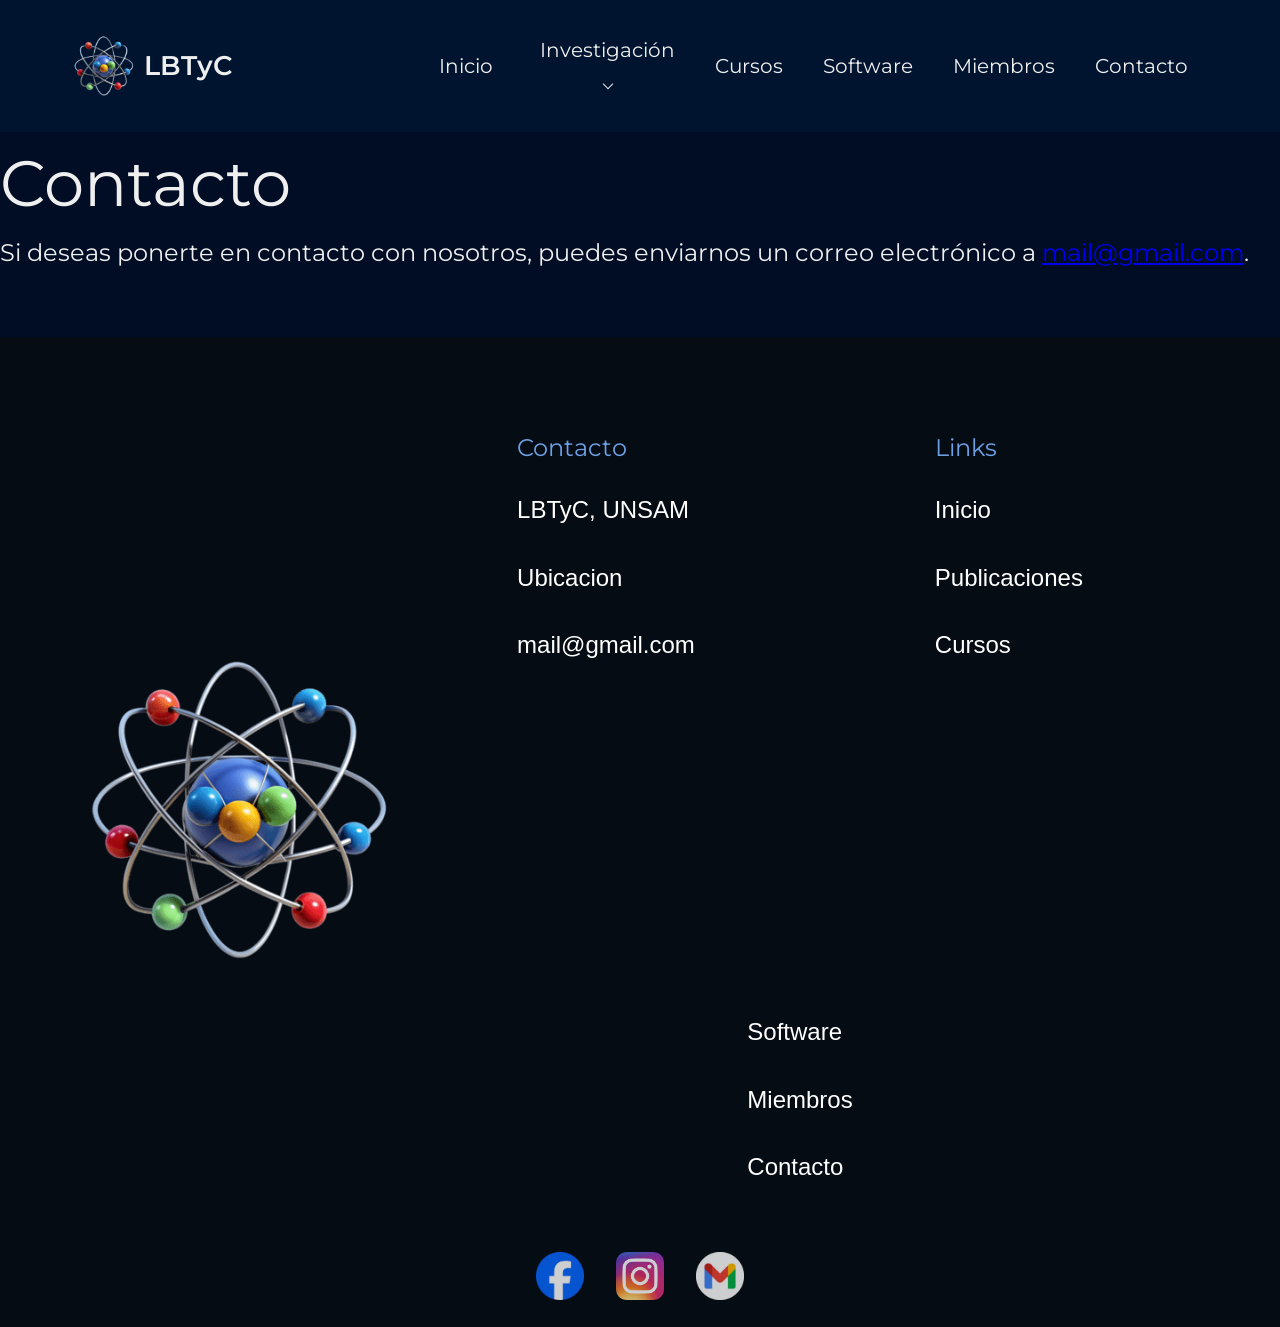
<file: contacto.html>
<!DOCTYPE html>
<html lang="es">

    <head>
        <meta charset="UTF-8">
        <meta name="viewport" content="width=device-width, initial-scale=1.0">

        <title>LBTyC</title>
        <link rel="icon" type="image/png" href="img/lablogo.png">

        <link rel="preconnect" href="https://fonts.googleapis.com">
        <link rel="preconnect" href="https://fonts.gstatic.com" crossorigin>
        <link href="https://fonts.googleapis.com/css2?family=Montserrat:ital,wght@0,100..900;1,100..900&display=swap" rel="stylesheet">

        <link rel="stylesheet" href="css/style.css">
        
    </head>

    <body>
        <header>
            <nav class="navbar">
                <div class="logo">
                    <img src="img/lablogo.png" alt="Logo LBTyC">
                    <h2>LBTyC</h2>
                </div>

                <ul class="nav-links" id="navLinks">
                    <li><a href="index.html">Inicio</a></li>
                    <li class="dropdown">
                        <a href="investigacion.html" class="dropbtn">Investigación ⌵</a>
                        <ul class="dropdown-menu">
                            <li><a href="publicaciones.html">Publicaciónes</a></li>
                        </ul>
                    </li>
                    <li><a href="cursos.html">Cursos</a></li>
                    <li><a href="software.html">Software</a></li>
                    <li><a href="miembros.html">Miembros</a></li>
                    <li><a href="contacto.html">Contacto</a></li>
                </ul>

                <div class="hamburger" id="hamburger">
                    <span></span>
                    <span></span>
                    <span></span>
                </div>
            </nav>
        </header>

        <main>
            <section class="contacto">
                <h1>Contacto</h1>
                <p>Si deseas ponerte en contacto con nosotros, puedes enviarnos un correo electrónico a <a href="mailto:mail@gmail.com">mail@gmail.com</a>.</p>
            </section>
        </main>


        <footer>

            <section class="footer-arriba">
                <div class="footer-logo">
                    <img src="img/lablogo.png" alt="Logo LBTyC">
                </div>

                <div class="footer-caja">

                    <ul class="footer-links">
                        
                            <div class="column1">
                                <h3>Contacto</h3>
                                <li>LBTyC, UNSAM</li>
                                <li>Ubicacion</li>
                                <li>mail@gmail.com</li>
                            </div>
                            <div class="column2">
                                <h3>Links</h3>
                                <li><a href="index.html">Inicio</a></li>
                                <li><a href="publicaciones.html">Publicaciones</a></li>
                                <li><a href="cursos.html">Cursos</a></li>
                            </div>
                            <div class="column3">
                                <li><a href="software.html">Software</a></li>
                                <li><a href="miembros.html">Miembros</a></li>
                                <li><a href="contacto.html">Contacto</a></li>  
                            </div>
                    </ul>
                    
                </div>
            </section>

        
        <section class="footer-abajo">
            <div class="footer-icons">
            <a href="https://www.facebook.com/share/17wjpVPdPf/"><img src="img/iconfacebook.webp" alt="facebook"></a>
            <a href="https://www.instagram.com/clara.general/"><img src="img/iconig.png" alt="instagram"></a>
            <a href=""><img src="img/iconmail.webp" alt="mail"></a>
            </div>
        </section>

        </footer>


    <script src="js/scripts.js"></script>    
    </body>


</html>
</file>
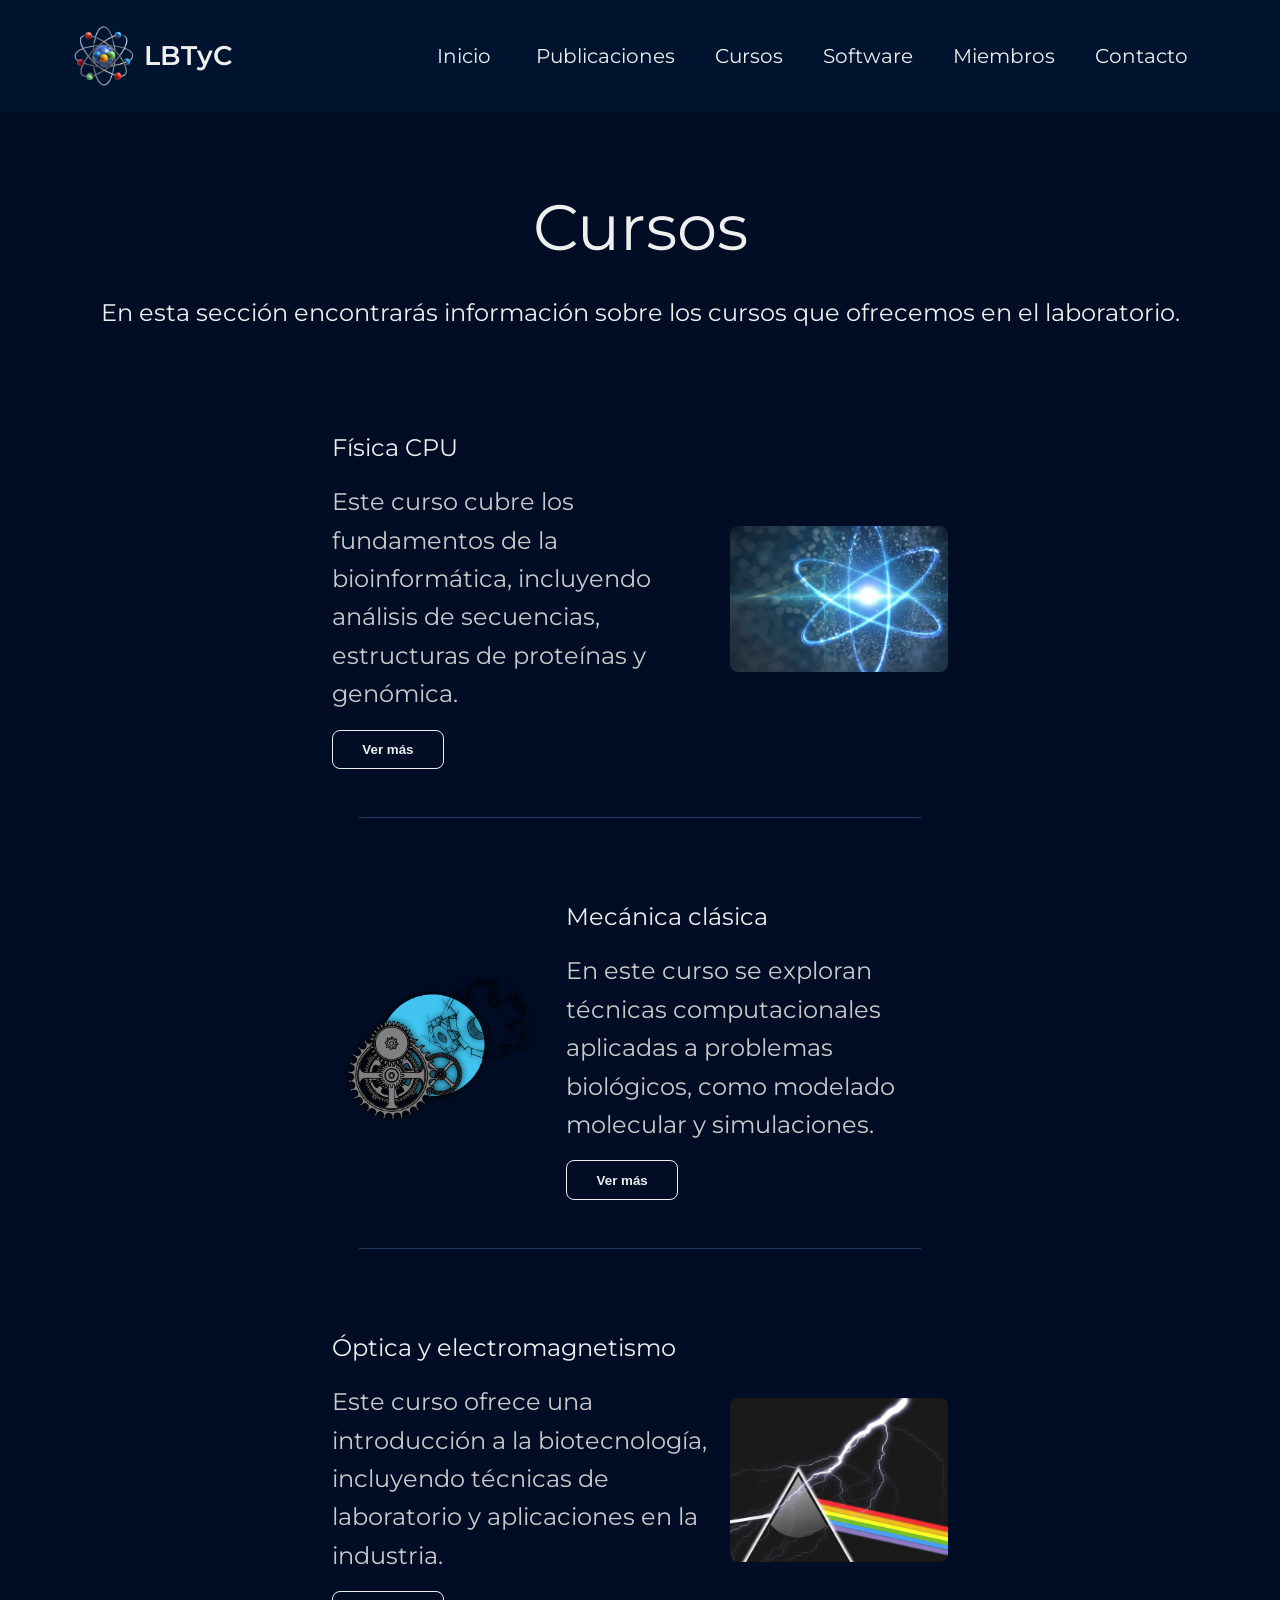
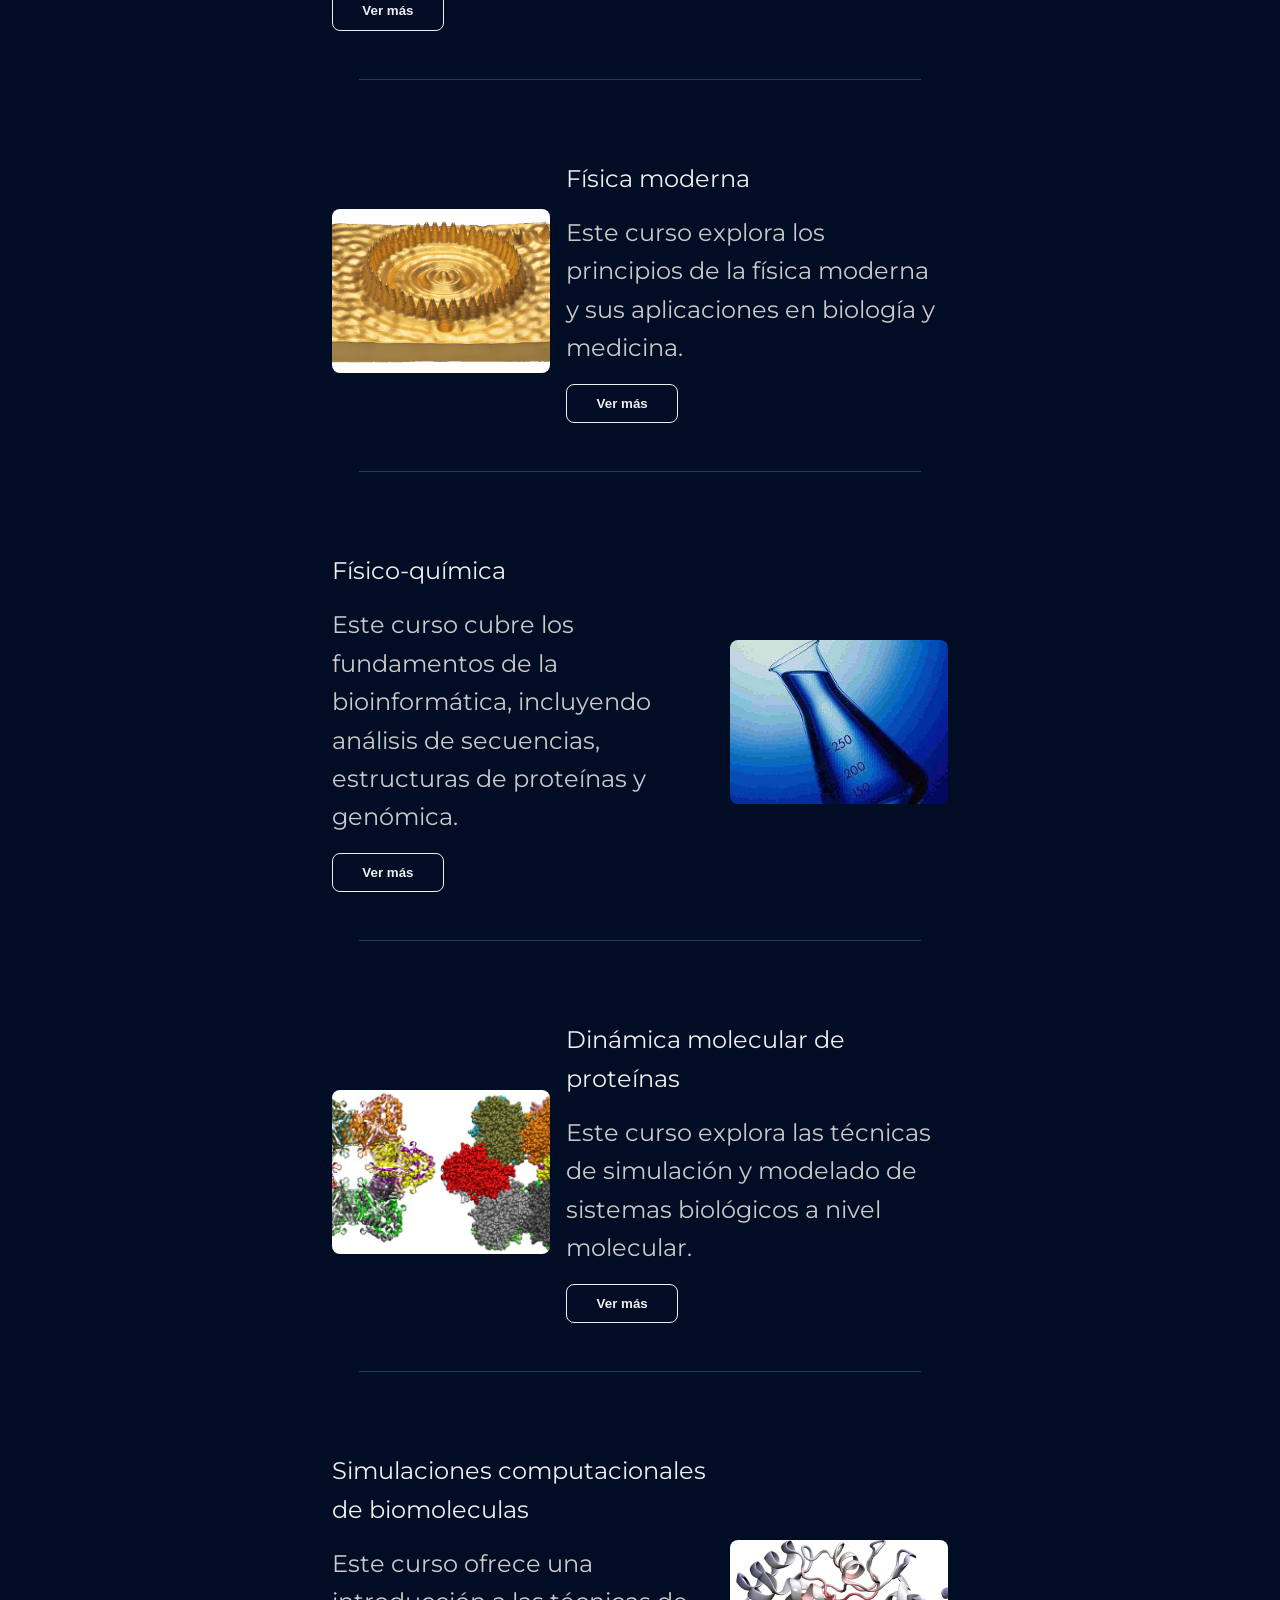
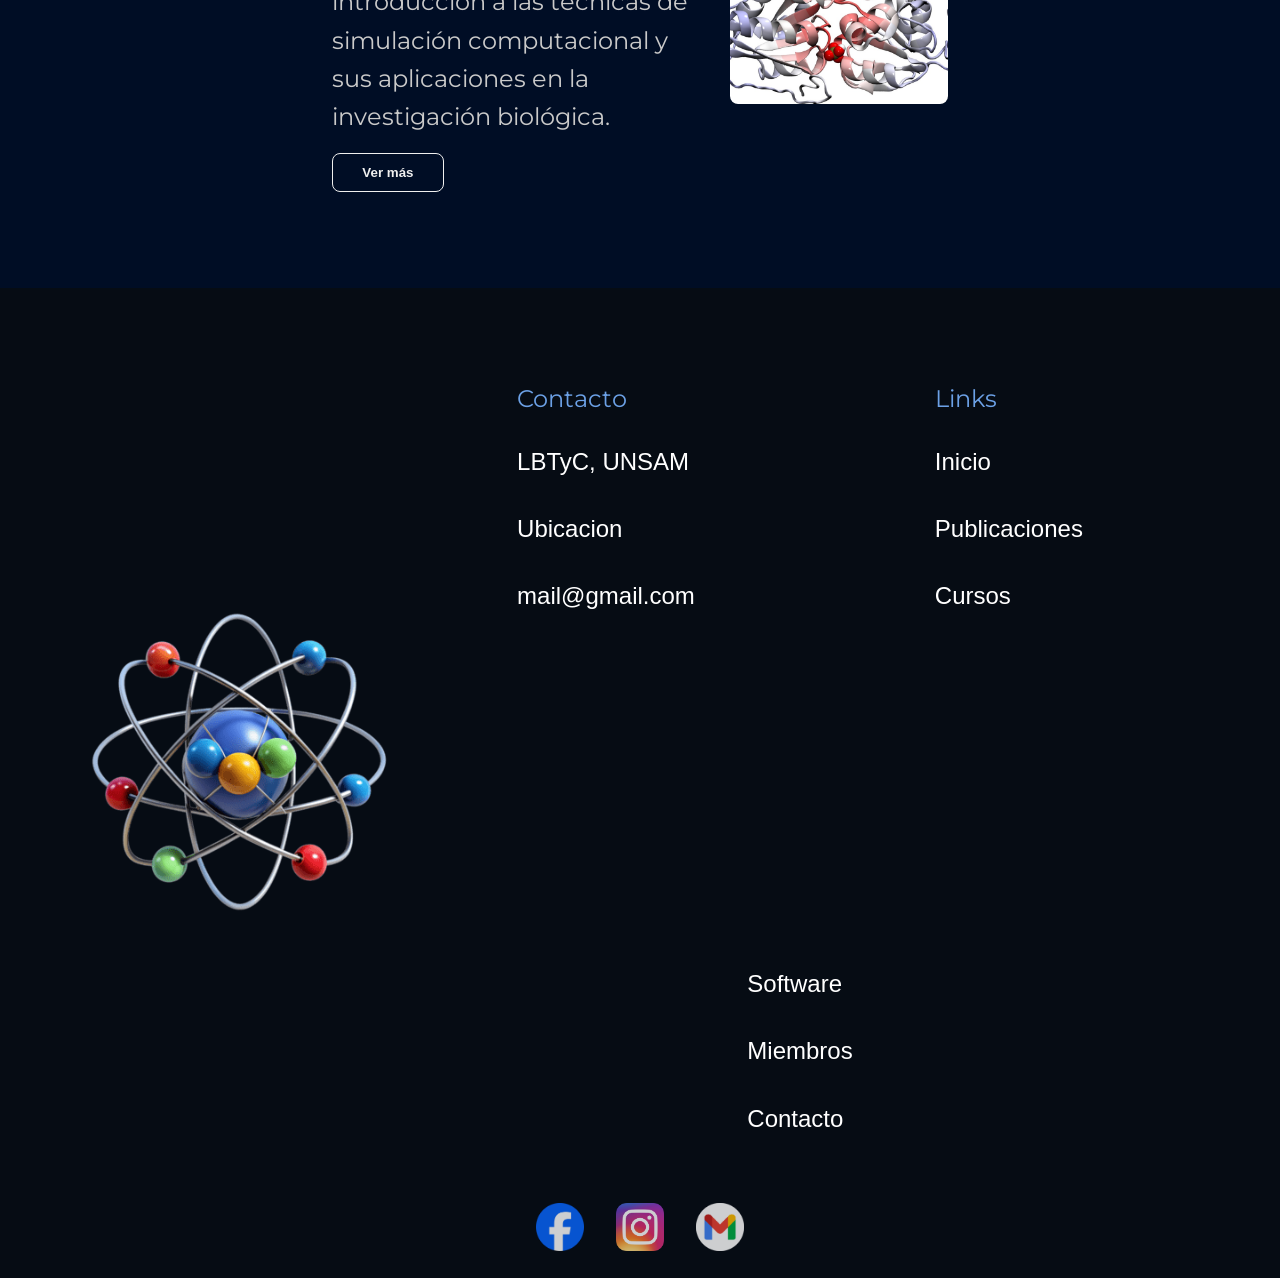
<file: cursos.html>
<!DOCTYPE html>
<html lang="es">

    <head>
        <meta charset="UTF-8">
        <meta name="viewport" content="width=device-width, initial-scale=1.0">

        <title>LBTyC</title>
        <link rel="icon" type="image/png" href="img/lablogo.png">

        <link rel="preconnect" href="https://fonts.googleapis.com">
        <link rel="preconnect" href="https://fonts.gstatic.com" crossorigin>
        <link href="https://fonts.googleapis.com/css2?family=Montserrat:ital,wght@0,100..900;1,100..900&display=swap" rel="stylesheet">

        <link rel="stylesheet" href="css/style.css">
        
    </head>

    <body>
        <header>
            <nav class="navbar">
                <div class="logo">
                    <img src="img/lablogo.png" alt="Logo LBTyC">
                    <h2>LBTyC</h2>
                </div>

                <ul class="nav-links" id="navLinks">
                    <li><a href="index.html">Inicio</a></li>
                    <li><a href="publicaciones.html">Publicaciones</a></li>
                    <li><a href="cursos.html">Cursos</a></li>
                    <li><a href="software.html">Software</a></li>
                    <li><a href="miembros.html">Miembros</a></li>
                    <li><a href="contacto.html">Contacto</a></li>
                </ul>

                <div class="hamburger" id="hamburger">
                    <span></span>
                    <span></span>
                    <span></span>
                </div>
            </nav>
        </header>

        <main class="main-cursos">
            <section class="titulos-cursos">
                <h1>Cursos</h1>
                <p>En esta sección encontrarás información sobre los cursos que ofrecemos en el laboratorio.</p>                
            </section>

            <section class="lista-cursos">
                <div class="curso impar">
                    <img src="img/cpu.jpg" alt="Icono de CPU"> 
                    <div>
                        <h2>Física CPU</h2>
                        <p>Este curso cubre los fundamentos de la bioinformática, incluyendo análisis de secuencias, estructuras de proteínas y genómica.</p>
                        <button class="boton-cursos">Ver más</button>
                    </div>
                </div>

                <hr class="divider">

                <div class="curso par">
                    <img src="img/mecanica.png" alt="Icono de Mecánica">
                    <div>
                        <h2>Mecánica clásica</h2>
                        <p>En este curso se exploran técnicas computacionales aplicadas a problemas biológicos, como modelado molecular y simulaciones.</p>
                        <button class="boton-cursos">Ver más</button>
                    </div>
                </div>

                <hr class="divider">

                <div class="curso impar">
                    <img src="img/optica.png" alt="Icono de Óptica">
                    <div>
                        <h2>Óptica y electromagnetismo</h2>
                        <p>Este curso ofrece una introducción a la biotecnología, incluyendo técnicas de laboratorio y aplicaciones en la industria.</p>
                        <button class="boton-cursos">Ver más</button>
                    </div>
                </div>

                <hr class="divider">

                <div class="curso par">
                    <img src="img/moderna.png" alt="Icono de Física Moderna">
                    <div>
                        <h2>Física moderna</h2>
                        <p>Este curso explora los principios de la física moderna y sus aplicaciones en biología y medicina.</p>
                        <button class="boton-cursos">Ver más</button>
                    </div>
                </div>

                <hr class="divider">

                <div class="curso impar">
                    <img src="img/quimica.jpg" alt="Icono de Físico-Química">
                    <div>
                        <h2>Físico-química</h2>
                        <p>Este curso cubre los fundamentos de la bioinformática, incluyendo análisis de secuencias, estructuras de proteínas y genómica.</p>
                        <button class="boton-cursos">Ver más</button>
                    </div>
                </div>

                <hr class="divider">

                <div class="curso par">
                    <img src="img/dinamica.png" alt="Icono de Dinámica molecular">
                    <div>
                        <h2>Dinámica molecular de proteínas</h2>
                        <p>Este curso explora las técnicas de simulación y modelado de sistemas biológicos a nivel molecular.</p>
                        <button class="boton-cursos">Ver más</button>
                    </div>
                </div>
                
                <hr class="divider">

                <div class="curso impar">
                    <img src="img/simulaciones.png" alt="Icono de Simulaciones computacionales">
                    <div>
                        <h2>Simulaciones computacionales de biomoleculas</h2>
                        <p>Este curso ofrece una introducción a las técnicas de simulación computacional y sus aplicaciones en la investigación biológica.</p>
                        <button class="boton-cursos">Ver más</button>
                    </div>
                </div>
                              
            </section>



        </main>




        <footer>

            <section class="footer-arriba">
                <div class="footer-logo">
                    <img src="img/lablogo.png" alt="Logo LBTyC">
                </div>

                <div class="footer-caja">

                    <ul class="footer-links">
                        
                            <div class="column1">
                                <h3>Contacto</h3>
                                <li>LBTyC, UNSAM</li>
                                <li>Ubicacion</li>
                                <li>mail@gmail.com</li>
                            </div>
                            <div class="column2">
                                <h3>Links</h3>
                                <li><a href="index.html">Inicio</a></li>
                                <li><a href="publicaciones.html">Publicaciones</a></li>
                                <li><a href="cursos.html">Cursos</a></li>
                            </div>
                            <div class="column3">
                                <li><a href="software.html">Software</a></li>
                                <li><a href="miembros.html">Miembros</a></li>
                                <li><a href="contacto.html">Contacto</a></li>  
                            </div>
                    </ul>
                    
                </div>
            </section>

        
        <section class="footer-abajo">
            <div class="footer-icons">
            <a href="https://www.facebook.com/share/17wjpVPdPf/"><img src="img/iconfacebook.webp" alt="facebook"></a>
            <a href="https://www.instagram.com/clara.general/"><img src="img/iconig.png" alt="instagram"></a>
            <a href=""><img src="img/iconmail.webp" alt="mail"></a>
            </div>
        </section>

        </footer>


    <script src="js/scripts.js"></script>    
    </body>


</html>
</file>
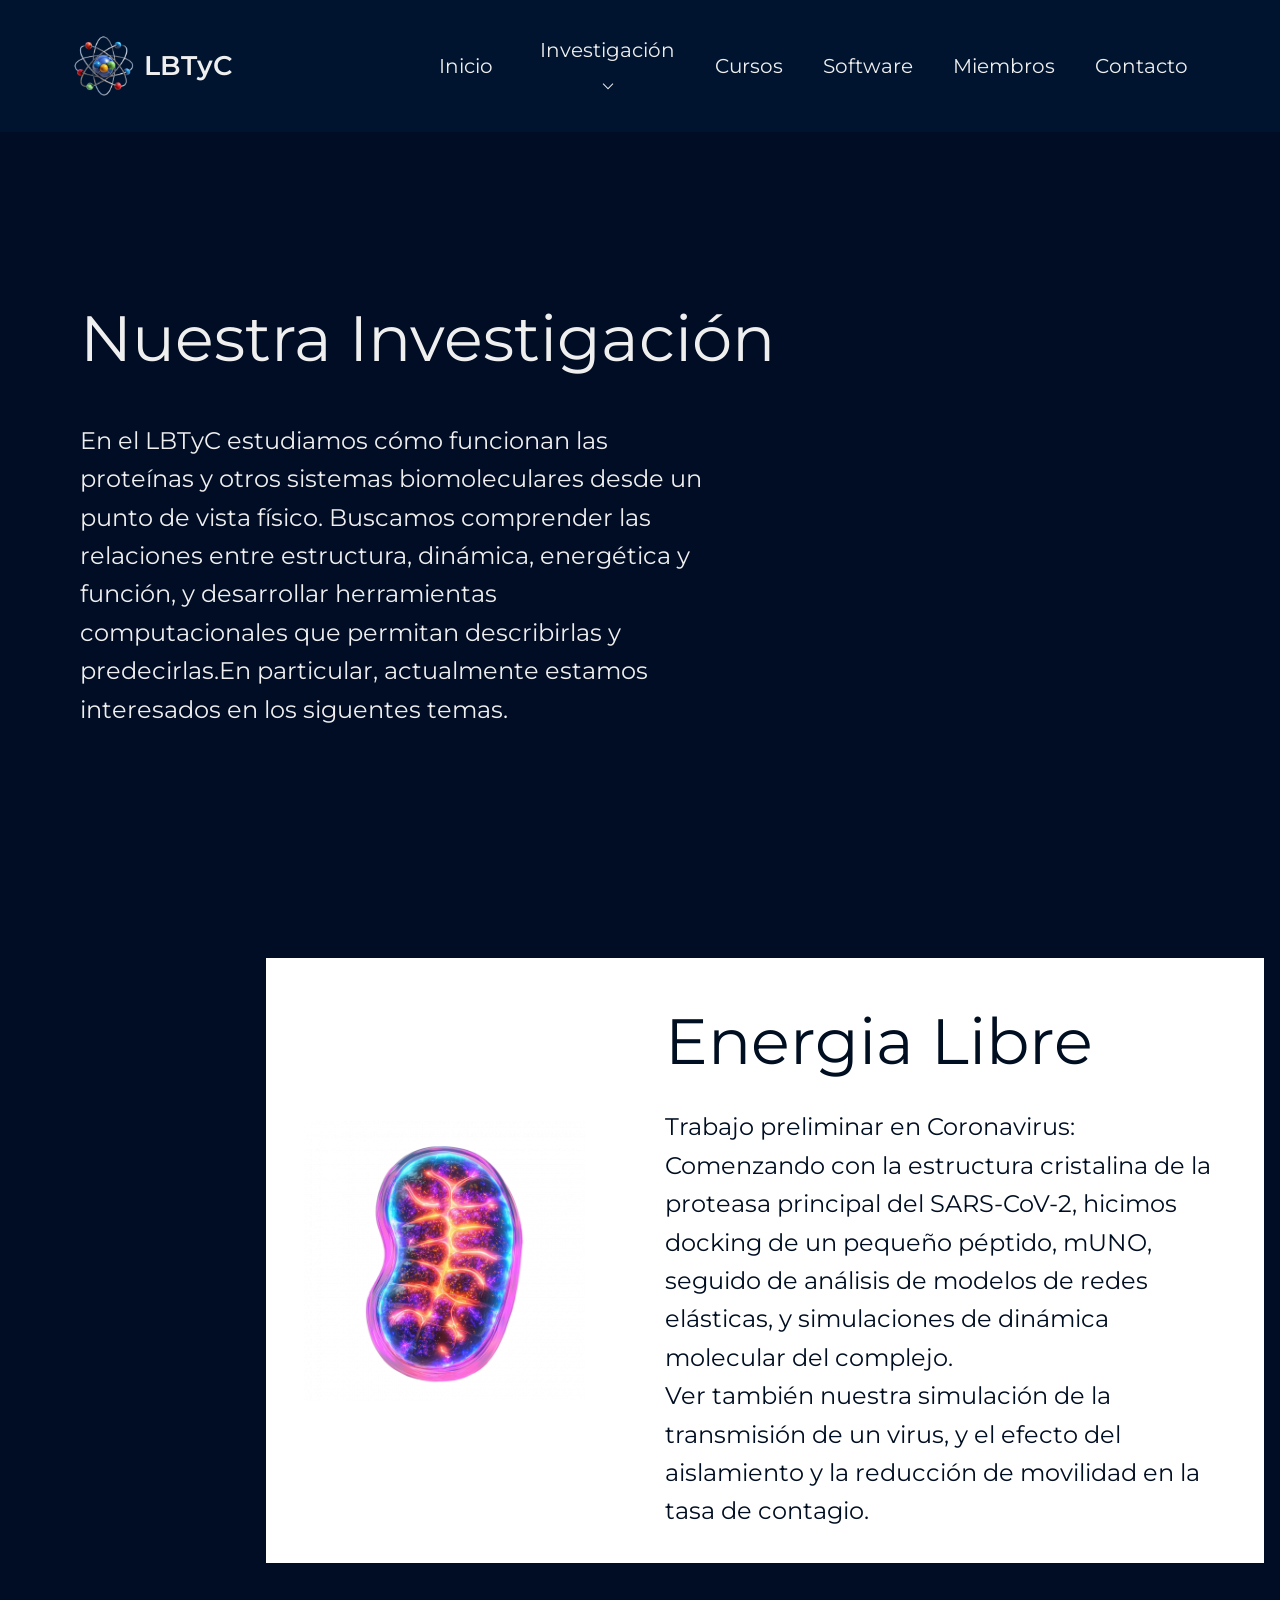
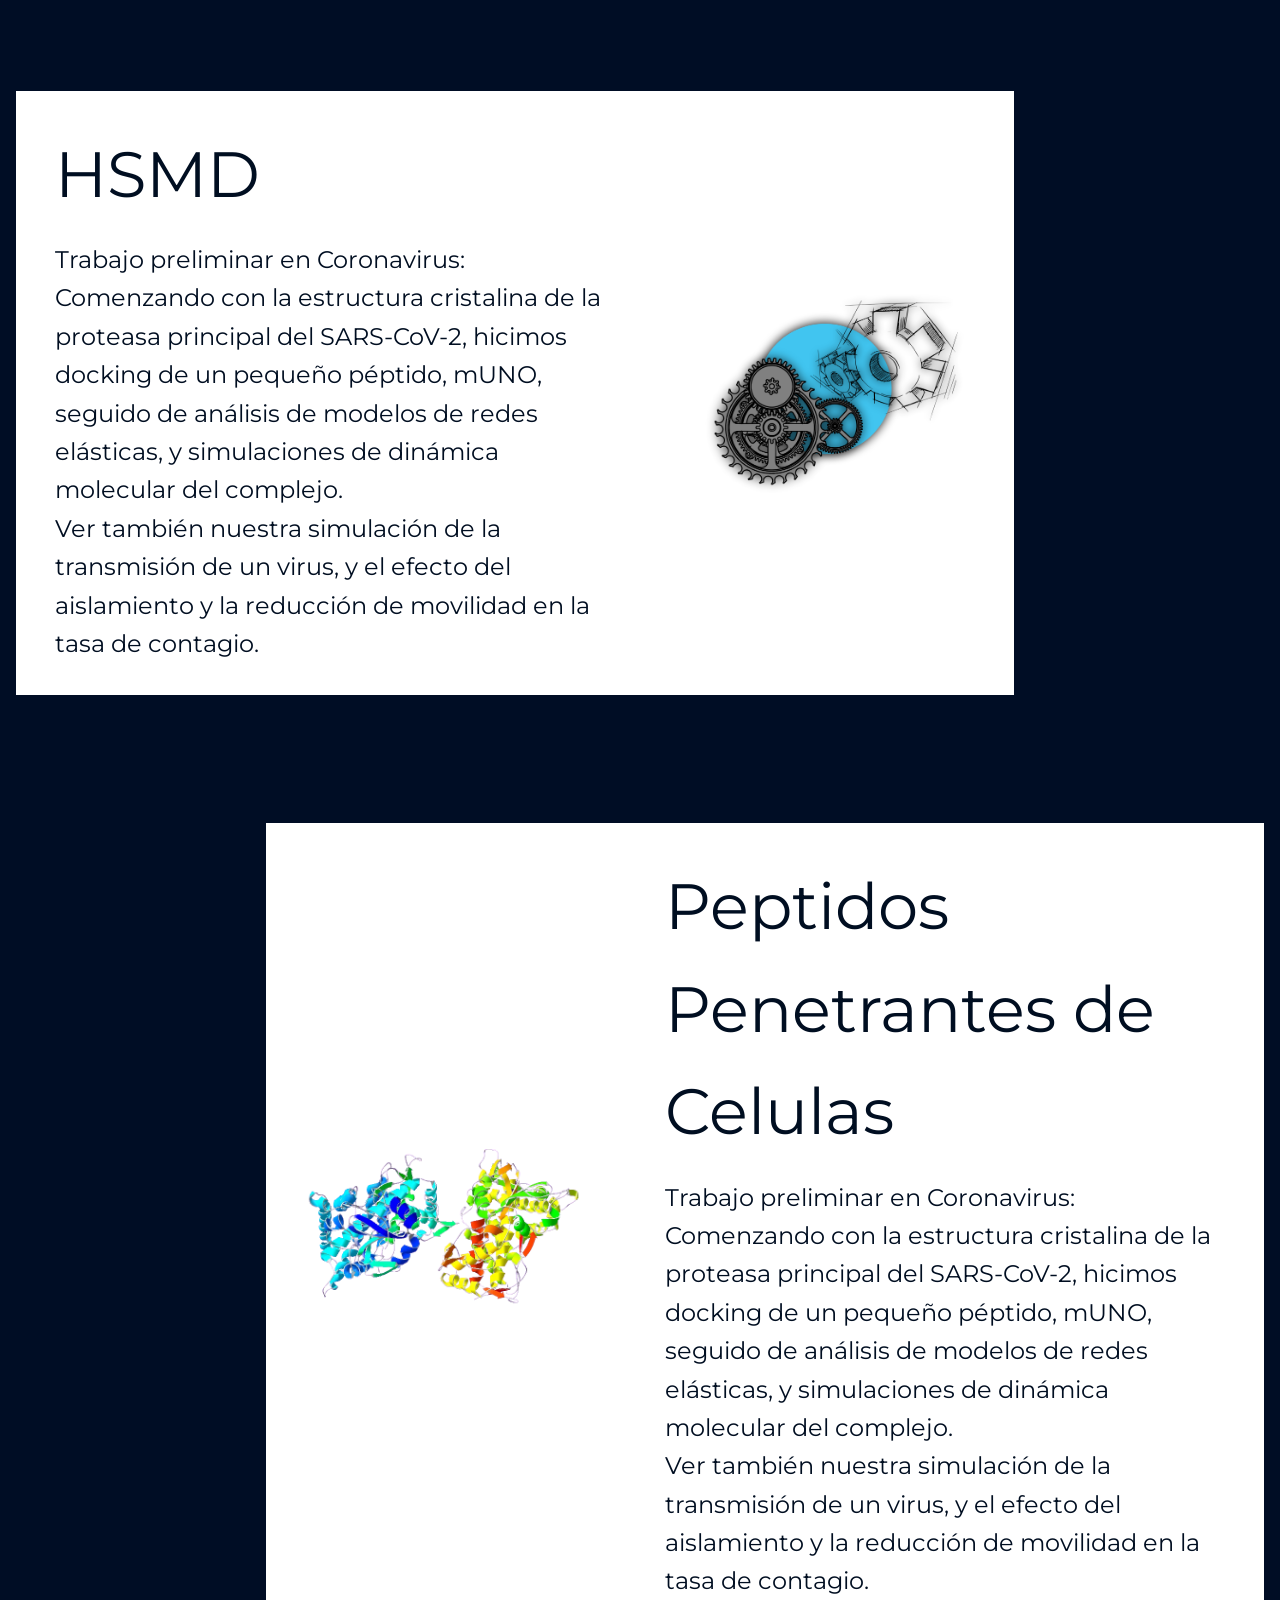
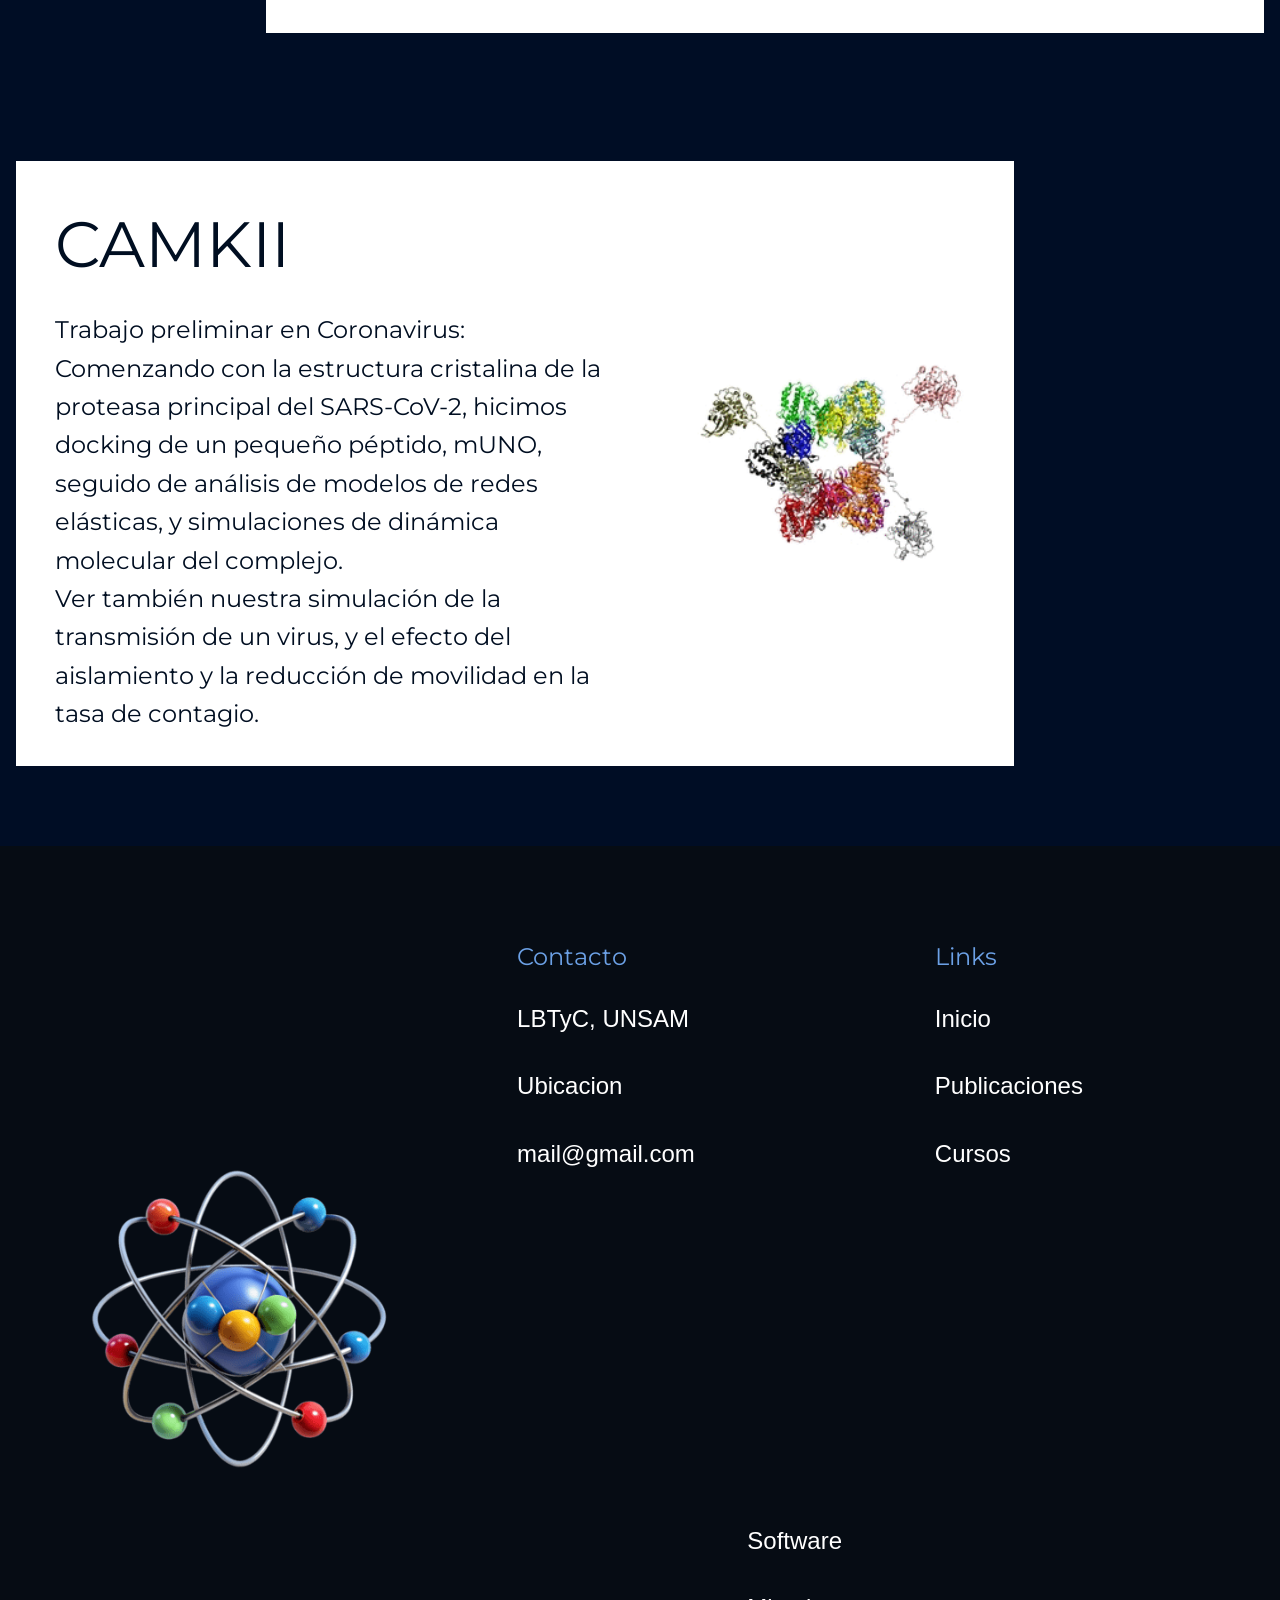
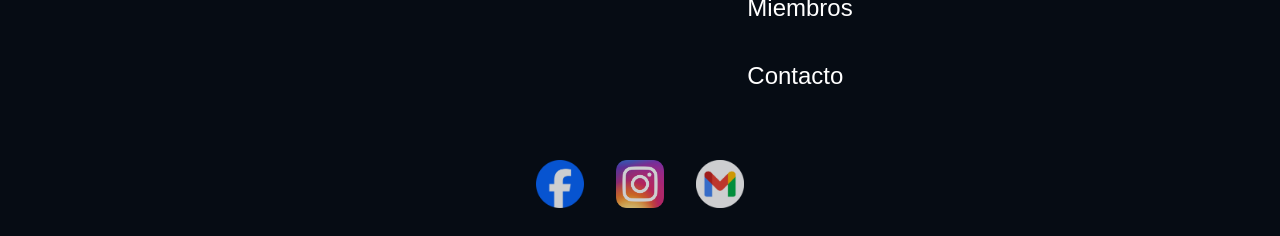
<file: investigacion.html>
<!DOCTYPE html>
<html lang="es">

    <head>
        <meta charset="UTF-8">
        <meta name="viewport" content="width=device-width, initial-scale=1.0">

        <title>LBTyC</title>
        <link rel="icon" type="image/png" href="img/lablogo.png">

        <link rel="preconnect" href="https://fonts.googleapis.com">
        <link rel="preconnect" href="https://fonts.gstatic.com" crossorigin>
        <link href="https://fonts.googleapis.com/css2?family=Montserrat:ital,wght@0,100..900;1,100..900&display=swap" rel="stylesheet">

        <link rel="stylesheet" href="css/style.css">
        
    </head>

    <body>
        <header>
            <nav class="navbar">
                <div class="logo">
                    <img src="img/lablogo.png" alt="Logo LBTyC">
                    <h2>LBTyC</h2>
                </div>

                <ul class="nav-links" id="navLinks">
                    <li><a href="index.html">Inicio</a></li>
                    <li class="dropdown">
                        <a href="investigacion.html" class="dropbtn">Investigación ⌵</a>
                        <ul class="dropdown-menu">
                            <li><a href="publicaciones.html">Publicaciónes</a></li>
                        </ul>
                    </li>
                    <li><a href="cursos.html">Cursos</a></li>
                    <li><a href="software.html">Software</a></li>
                    <li><a href="miembros.html">Miembros</a></li>
                    <li><a href="contacto.html">Contacto</a></li>
                </ul>


                <div class="hamburger" id="hamburger">
                    <span></span>
                    <span></span>
                    <span></span>
                </div>
            </nav>
        </header>

        <main class="main-investigacion">
            <section class="hero">
                <div class="titulos-investigacion">
                    <h1 class="reveal">Nuestra Investigación</h1>
                </div>
                <div class="desc-investigacion">
                    <p class="reveal">En el LBTyC estudiamos cómo funcionan las proteínas y otros sistemas biomoleculares desde un punto de vista físico. Buscamos comprender las relaciones entre estructura, dinámica, energética y función, y desarrollar herramientas computacionales que permitan describirlas y predecirlas.En particular, actualmente estamos interesados en los siguentes temas.</p> <br>
                </div>
            </section>

            <section class="cards">
                <div class="investigacion-card der">
                    <img src="img/energia.png" alt="Imagen de coronavirus" class="reveal">
                    <div class="card-texto">
                        <h2 class="card-titulos reveal">Energia Libre</h2>
                        <p>Trabajo preliminar en Coronavirus: Comenzando con la estructura cristalina de la proteasa principal del SARS-CoV-2, hicimos docking de un pequeño péptido, mUNO, seguido de análisis de modelos de redes elásticas, y simulaciones de dinámica molecular del complejo. <br>
                        Ver también nuestra simulación de la transmisión de un virus, y el efecto del aislamiento y la reducción de movilidad en la tasa de contagio.</p>
                    </div>
                </div>
                <div class="investigacion-card izq">
                    <img src="img/mecanica.png" alt="Imagen de coronavirus" class="reveal">
                    <div class="card-texto">
                        <h2 class="card-titulos reveal">HSMD</h2>
                        <p>Trabajo preliminar en Coronavirus: Comenzando con la estructura cristalina de la proteasa principal del SARS-CoV-2, hicimos docking de un pequeño péptido, mUNO, seguido de análisis de modelos de redes elásticas, y simulaciones de dinámica molecular del complejo. <br>
                        Ver también nuestra simulación de la transmisión de un virus, y el efecto del aislamiento y la reducción de movilidad en la tasa de contagio.</p>
                    </div>
                </div>
                <div class="investigacion-card der">
                    <img src="img/cyP450.png" alt="Imagen de coronavirus" class="reveal">
                    <div class="card-texto">
                        <h2 class="card-titulos reveal">Peptidos Penetrantes de Celulas</h2>
                        <p>Trabajo preliminar en Coronavirus: Comenzando con la estructura cristalina de la proteasa principal del SARS-CoV-2, hicimos docking de un pequeño péptido, mUNO, seguido de análisis de modelos de redes elásticas, y simulaciones de dinámica molecular del complejo. <br>
                        Ver también nuestra simulación de la transmisión de un virus, y el efecto del aislamiento y la reducción de movilidad en la tasa de contagio.</p>
                    </div>
                </div>
                <div class="investigacion-card izq">
                    <img src="img/camkii.webp" alt="Imagen de coronavirus" class="reveal">
                    <div class="card-texto">
                        <h2 class="card-titulos reveal">CAMKII</h2>
                        <p>Trabajo preliminar en Coronavirus: Comenzando con la estructura cristalina de la proteasa principal del SARS-CoV-2, hicimos docking de un pequeño péptido, mUNO, seguido de análisis de modelos de redes elásticas, y simulaciones de dinámica molecular del complejo. <br>
                        Ver también nuestra simulación de la transmisión de un virus, y el efecto del aislamiento y la reducción de movilidad en la tasa de contagio.</p>
                    </div>
                </div>

            </section>

            

        </main>

        <footer>

            <section class="footer-arriba">
                <div class="footer-logo">
                    <img src="img/lablogo.png" alt="Logo LBTyC">
                </div>

                <div class="footer-caja">

                    <ul class="footer-links">
                        
                            <div class="column1">
                                <h3>Contacto</h3>
                                <li>LBTyC, UNSAM</li>
                                <li>Ubicacion</li>
                                <li>mail@gmail.com</li>
                            </div>
                            <div class="column2">
                                <h3>Links</h3>
                                <li><a href="index.html">Inicio</a></li>
                                <li><a href="publicaciones.html">Publicaciones</a></li>
                                <li><a href="cursos.html">Cursos</a></li>
                            </div>
                            <div class="column3">
                                <li><a href="software.html">Software</a></li>
                                <li><a href="miembros.html">Miembros</a></li>
                                <li><a href="contacto.html">Contacto</a></li>  
                            </div>
                    </ul>
                    
                </div>
            </section>

        
        <section class="footer-abajo">
            <div class="footer-icons">
            <a href="https://www.facebook.com/share/17wjpVPdPf/"><img src="img/iconfacebook.webp" alt="facebook"></a>
            <a href="https://www.instagram.com/clara.general/"><img src="img/iconig.png" alt="instagram"></a>
            <a href=""><img src="img/iconmail.webp" alt="mail"></a>
            </div>
        </section>

        </footer>


    <script src="js/scripts.js"></script>    
    </body>


</html>
</file>
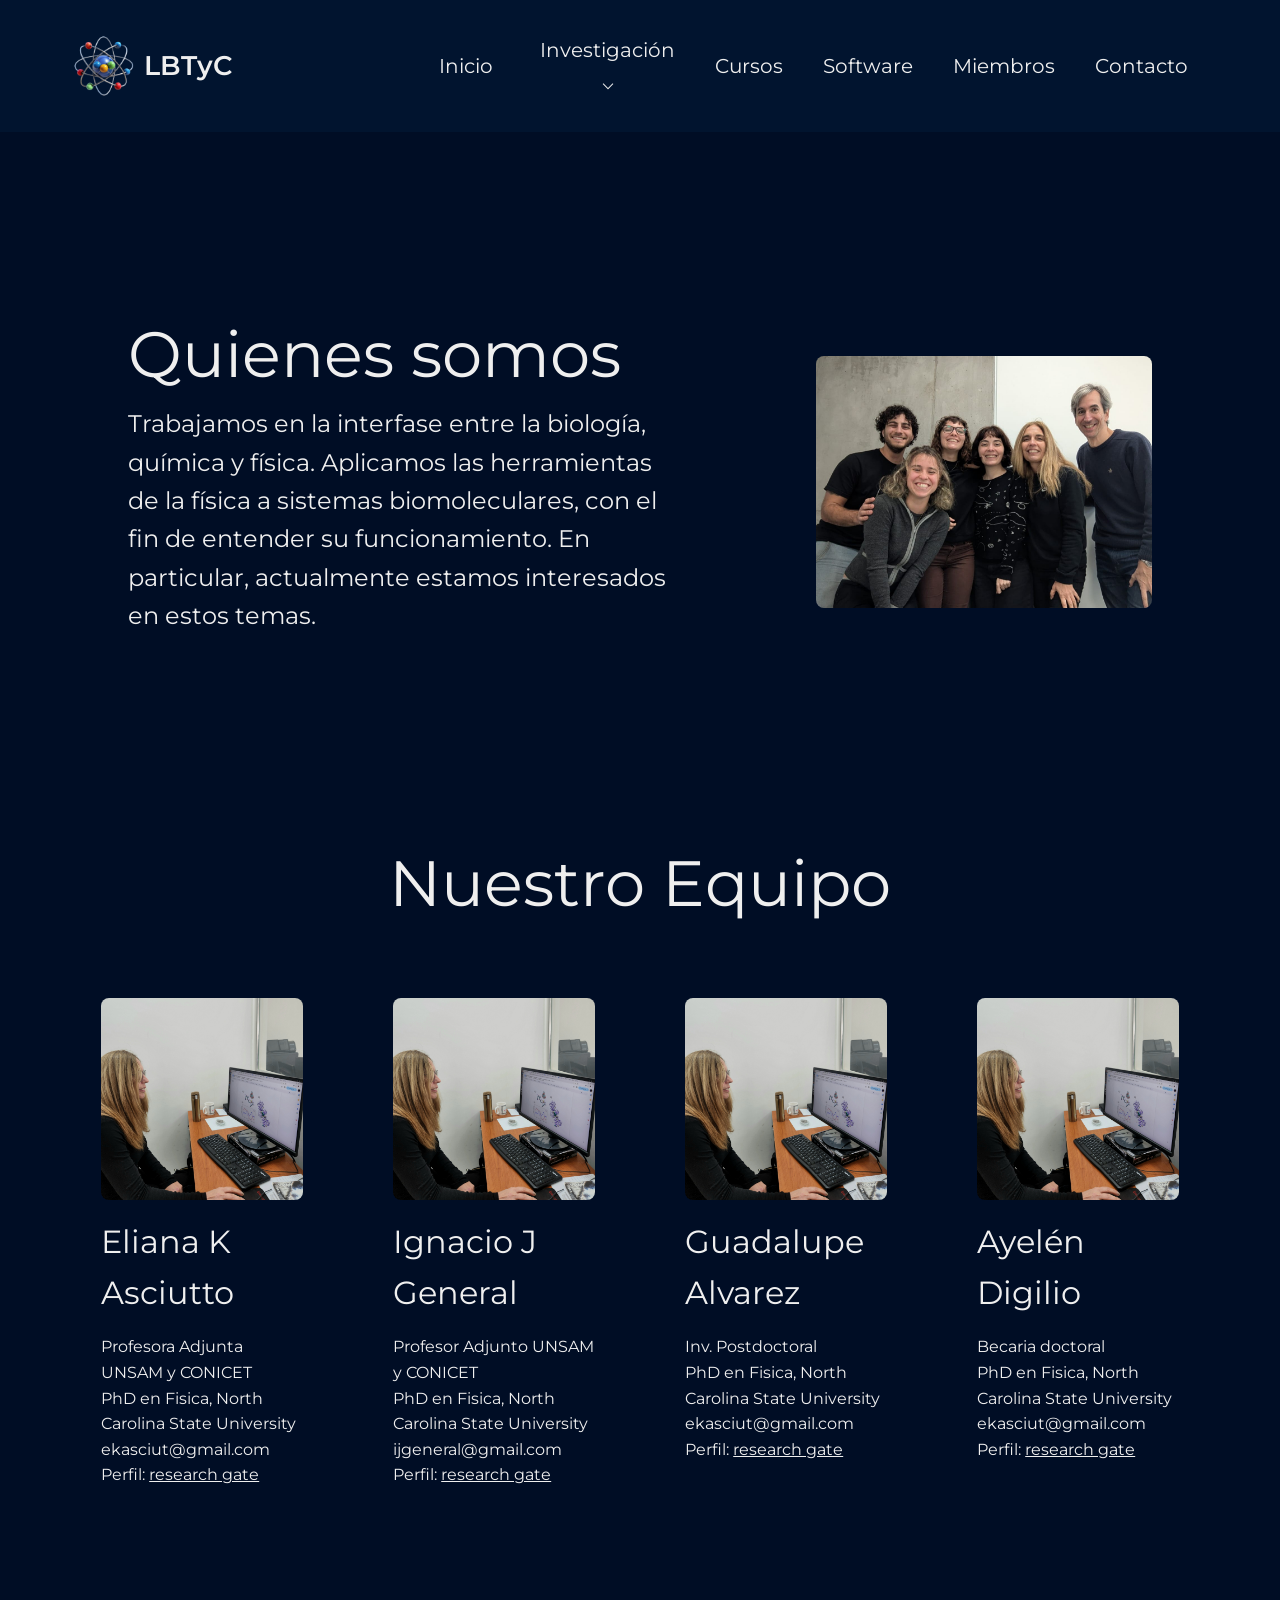
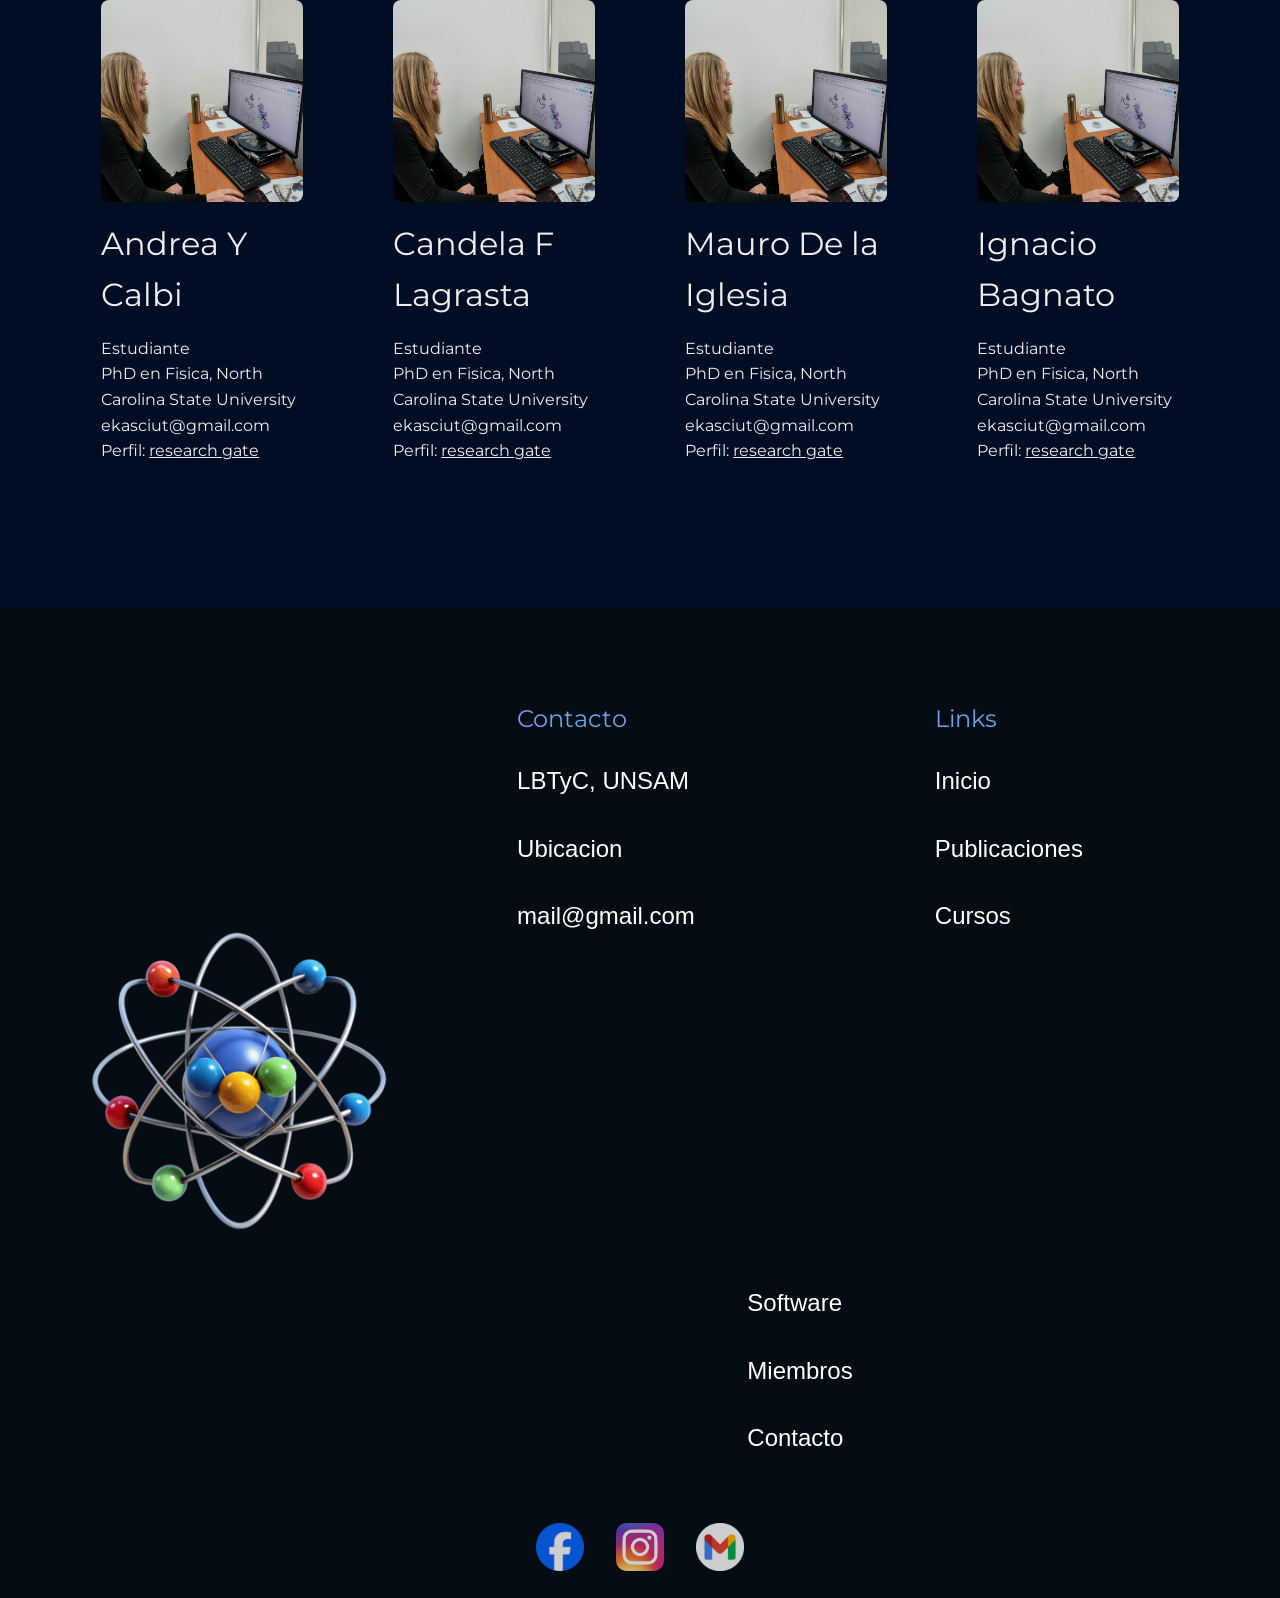
<file: miembros.html>
<!DOCTYPE html>
<html lang="es">

    <head>
        <meta charset="UTF-8">
        <meta name="viewport" content="width=device-width, initial-scale=1.0">

        <title>LBTyC</title>
        <link rel="icon" type="image/png" href="img/lablogo.png">

        <link rel="preconnect" href="https://fonts.googleapis.com">
        <link rel="preconnect" href="https://fonts.gstatic.com" crossorigin>
        <link href="https://fonts.googleapis.com/css2?family=Montserrat:ital,wght@0,100..900;1,100..900&display=swap" rel="stylesheet">

        <link rel="stylesheet" href="css/style.css">
        
    </head>

    <body>
        <header>
            <nav class="navbar">
                <div class="logo">
                    <img src="img/lablogo.png" alt="Logo LBTyC">
                    <h2>LBTyC</h2>
                </div>

                <ul class="nav-links" id="navLinks">
                    <li><a href="index.html">Inicio</a></li>
                    <li class="dropdown">
                        <a href="investigacion.html" class="dropbtn">Investigación ⌵</a>
                        <ul class="dropdown-menu">
                            <li><a href="publicaciones.html">Publicaciónes</a></li>
                        </ul>
                    </li>
                    <li><a href="cursos.html">Cursos</a></li>
                    <li><a href="software.html">Software</a></li>
                    <li><a href="miembros.html">Miembros</a></li>
                    <li><a href="contacto.html">Contacto</a></li>
                </ul>

                <div class="hamburger" id="hamburger">
                    <span></span>
                    <span></span>
                    <span></span>
                </div>
            </nav>
        </header>

        <main class="main-miembros">
            <section class="hero-miembros">
                <div class="texto-miembros">
                    <div class="titulos-miembros">
                        <h1 class="reveal">Quienes somos</h1>
                    </div>
                    <div class="desc-miembros">
                        <p class="reveal">Trabajamos en la interfase entre la biología, química y física. Aplicamos las herramientas de la física a sistemas biomoleculares, con el fin de entender su funcionamiento. En particular, actualmente estamos interesados en estos temas.</p> <br>
                    </div>
                </div>
                <img src="img/nuestrosmiembros.jpeg" alt="">
            </section>

            <section class="equipo">
                <h2>Nuestro Equipo</h2>
                <div class="miembros">
                    <div>
                        <img src="img/eliana.jpg" alt="eliana">
                        <h3>Eliana K Asciutto</h3>
                        <ul>
                            <li>Profesora Adjunta UNSAM y CONICET</li>
                            <li>PhD en Fisica, North Carolina State University</li>
                            <li>ekasciut@gmail.com</li>
                            <li>Perfil: <a href="">research gate</a></li>
                        </ul>
                    </div>
                    <div>
                        <img src="img/eliana.jpg" alt="eliana">
                        <h3>Ignacio J General</h3>
                        <ul>
                            <li>Profesor Adjunto UNSAM y CONICET</li>
                            <li>PhD en Fisica, North Carolina State University</li>
                            <li>ijgeneral@gmail.com</li>
                            <li>Perfil: <a href="">research gate</a></li>
                        </ul>
                    </div>
                    <div>
                        <img src="img/eliana.jpg" alt="eliana">
                        <h3>Guadalupe Alvarez</h3>
                        <ul>
                            <li>Inv. Postdoctoral</li>
                            <li>PhD en Fisica, North Carolina State University</li>
                            <li>ekasciut@gmail.com</li>
                            <li>Perfil: <a href="">research gate</a></li>
                        </ul>
                    </div>
                    <div>
                        <img src="img/eliana.jpg" alt="eliana">
                        <h3>Ayelén Digilio</h3>
                        <ul>
                            <li>Becaria doctoral</li>
                            <li>PhD en Fisica, North Carolina State University</li>
                            <li>ekasciut@gmail.com</li>
                            <li>Perfil: <a href="">research gate</a></li>
                        </ul>
                    </div>
                    <div>
                        <img src="img/eliana.jpg" alt="eliana">
                        <h3>Andrea Y Calbi</h3>
                        <ul>
                            <li>Estudiante</li>
                            <li>PhD en Fisica, North Carolina State University</li>
                            <li>ekasciut@gmail.com</li>
                            <li>Perfil: <a href="">research gate</a></li>
                        </ul>
                    </div>
                    <div>
                        <img src="img/eliana.jpg" alt="eliana">
                        <h3>Candela F Lagrasta</h3>
                        <ul>
                            <li>Estudiante</li>
                            <li>PhD en Fisica, North Carolina State University</li>
                            <li>ekasciut@gmail.com</li>
                            <li>Perfil: <a href="">research gate</a></li>
                        </ul>
                    </div>
                    <div>
                        <img src="img/eliana.jpg" alt="eliana">
                        <h3>Mauro De la Iglesia</h3>
                        <ul>
                            <li>Estudiante</li>
                            <li>PhD en Fisica, North Carolina State University</li>
                            <li>ekasciut@gmail.com</li>
                            <li>Perfil: <a href="">research gate</a></li>
                        </ul>
                    </div>
                    <div>
                        <img src="img/eliana.jpg" alt="eliana">
                        <h3>Ignacio Bagnato</h3>
                        <ul>
                            <li>Estudiante</li>
                            <li>PhD en Fisica, North Carolina State University</li>
                            <li>ekasciut@gmail.com</li>
                            <li>Perfil: <a href="">research gate</a></li>
                        </ul>
                    </div>


                </div>
    
            </section>

        </main>


        <footer>

            <section class="footer-arriba">
                <div class="footer-logo">
                    <img src="img/lablogo.png" alt="Logo LBTyC">
                </div>

                <div class="footer-caja">

                    <ul class="footer-links">
                        
                            <div class="column1">
                                <h3>Contacto</h3>
                                <li>LBTyC, UNSAM</li>
                                <li>Ubicacion</li>
                                <li>mail@gmail.com</li>
                            </div>
                            <div class="column2">
                                <h3>Links</h3>
                                <li><a href="index.html">Inicio</a></li>
                                <li><a href="publicaciones.html">Publicaciones</a></li>
                                <li><a href="cursos.html">Cursos</a></li>
                            </div>
                            <div class="column3">
                                <li><a href="software.html">Software</a></li>
                                <li><a href="miembros.html">Miembros</a></li>
                                <li><a href="contacto.html">Contacto</a></li>  
                            </div>
                    </ul>
                    
                </div>
            </section>

        
        <section class="footer-abajo">
            <div class="footer-icons">
            <a href="https://www.facebook.com/share/17wjpVPdPf/"><img src="img/iconfacebook.webp" alt="facebook"></a>
            <a href="https://www.instagram.com/clara.general/"><img src="img/iconig.png" alt="instagram"></a>
            <a href=""><img src="img/iconmail.webp" alt="mail"></a>
            </div>
        </section>

        </footer>


    <script src="js/scripts.js"></script>    
    </body>


</html>
</file>
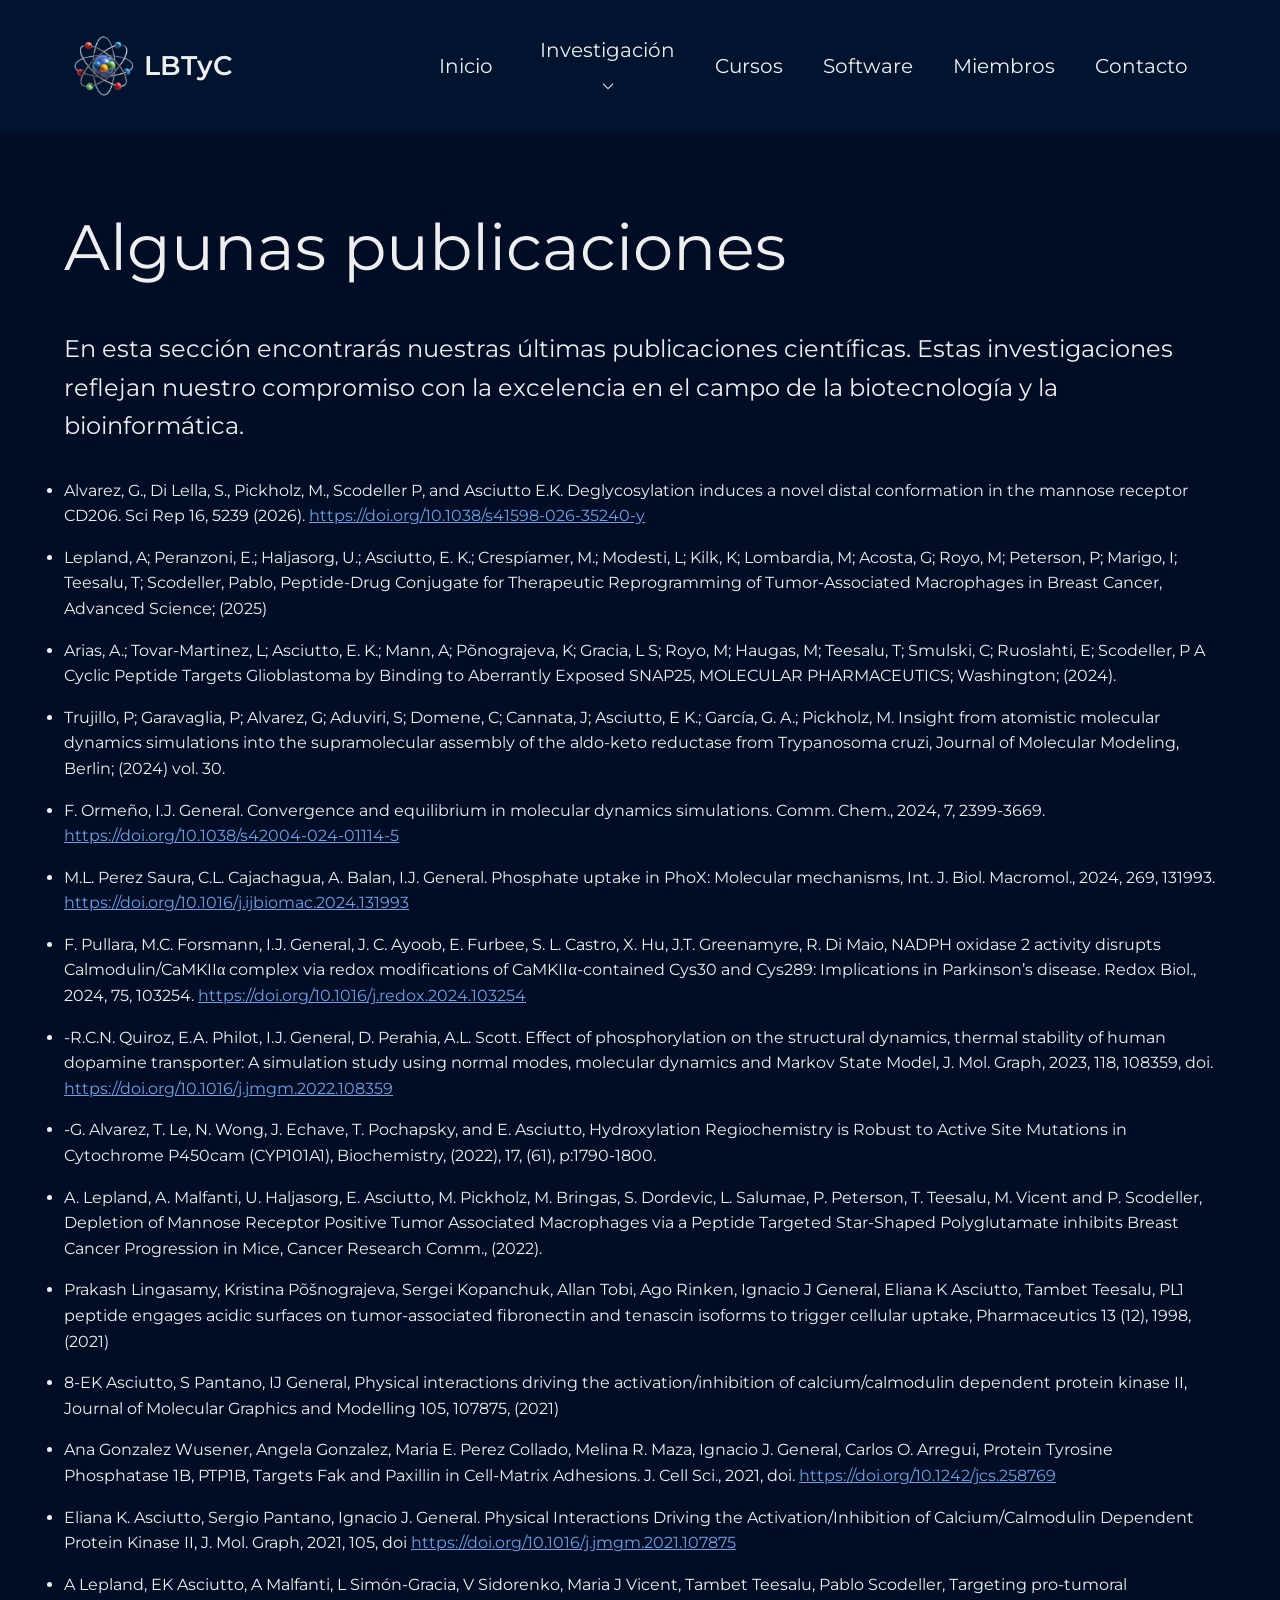
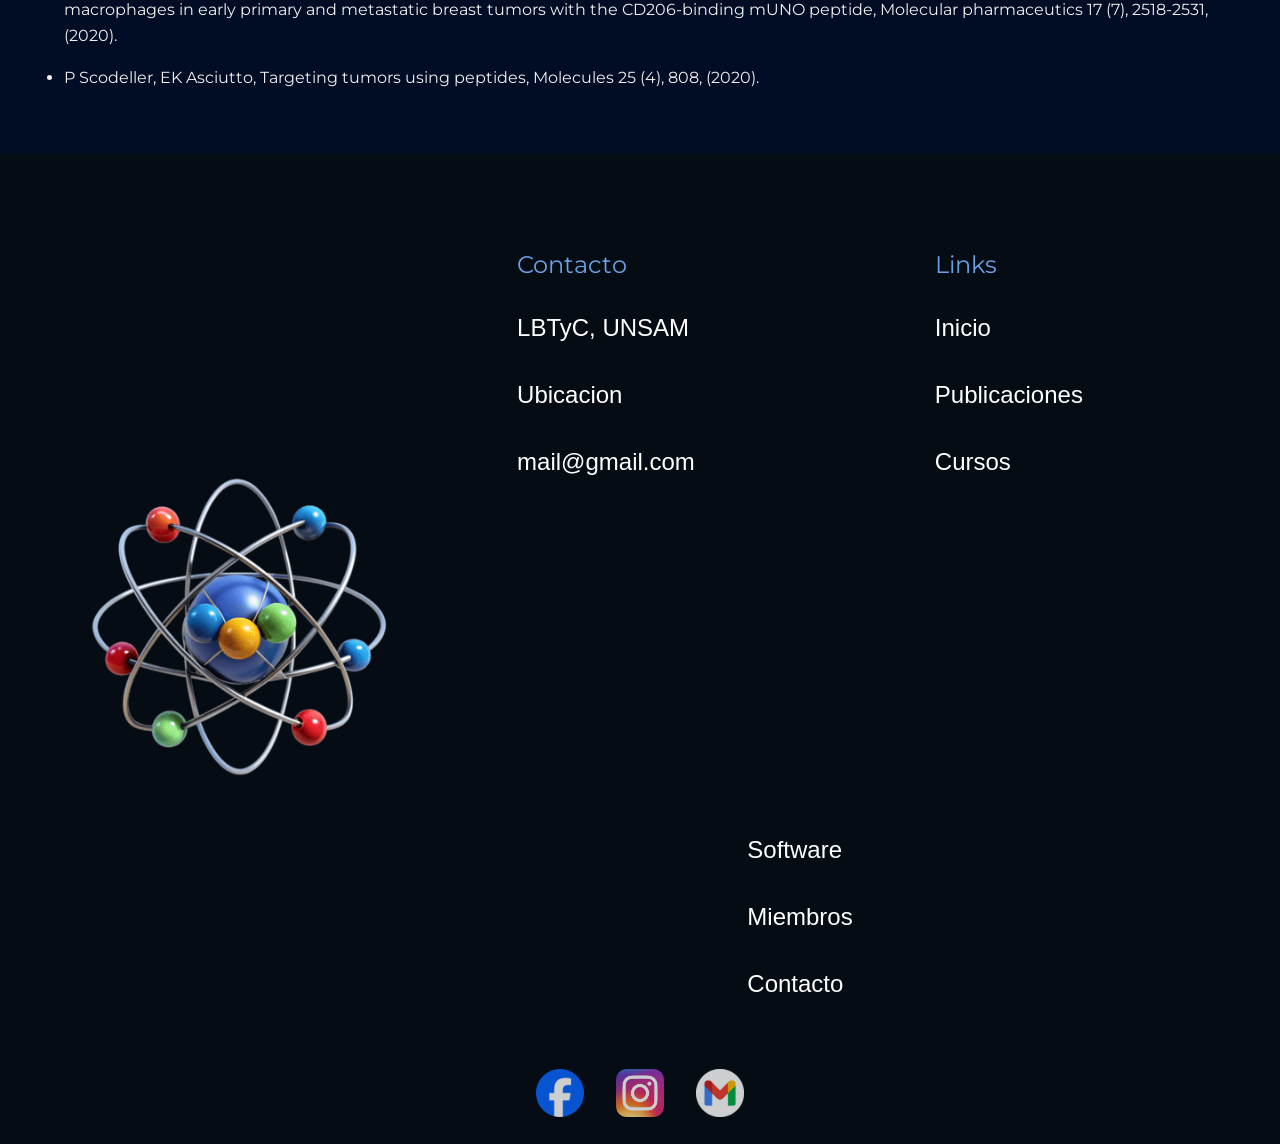
<file: publicaciones.html>
<!DOCTYPE html>
<html lang="es">

    <head>
        <meta charset="UTF-8">
        <meta name="viewport" content="width=device-width, initial-scale=1.0">

        <title>LBTyC</title>
        <link rel="icon" type="image/png" href="img/lablogo.png">

        <link rel="preconnect" href="https://fonts.googleapis.com">
        <link rel="preconnect" href="https://fonts.gstatic.com" crossorigin>
        <link href="https://fonts.googleapis.com/css2?family=Montserrat:ital,wght@0,100..900;1,100..900&display=swap" rel="stylesheet">

        <link rel="stylesheet" href="css/style.css">
        
    </head>

    <body>
        <header>
            <nav class="navbar">
                <div class="logo">
                    <img src="img/lablogo.png" alt="Logo LBTyC">
                    <h2>LBTyC</h2>
                </div>

                <ul class="nav-links" id="navLinks">
                    <li><a href="index.html">Inicio</a></li>
                    <li class="dropdown">
                        <a href="investigacion.html" class="dropbtn">Investigación ⌵</a>
                        <ul class="dropdown-menu">
                            <li><a href="publicaciones.html">Publicaciónes</a></li>
                        </ul>
                    </li>
                    <li><a href="cursos.html">Cursos</a></li>
                    <li><a href="software.html">Software</a></li>
                    <li><a href="miembros.html">Miembros</a></li>
                    <li><a href="contacto.html">Contacto</a></li>
                </ul>

                <div class="hamburger" id="hamburger">
                    <span></span>
                    <span></span>
                    <span></span>
                </div>
            </nav>
        </header>

        <main class="main-publicaciones">
            <section class="publicaciones">
                <h1>Algunas publicaciones</h1>
                <p>En esta sección encontrarás nuestras últimas publicaciones científicas. Estas investigaciones reflejan nuestro compromiso con la excelencia en el campo de la biotecnología y la bioinformática.</p>
                <ul class="publicaciones-lista">
                    <li>Alvarez, G., Di Lella, S., Pickholz, M., Scodeller P, and Asciutto E.K. Deglycosylation induces a novel distal conformation in the mannose receptor CD206. Sci Rep 16, 5239 (2026). <a href="https://doi.org/10.1038/s41598-026-35240-y">https://doi.org/10.1038/s41598-026-35240-y</a></li>
                    <li>Lepland, A; Peranzoni, E.; Haljasorg, U.; Asciutto, E. K.; Crespíamer, M.; Modesti, L; Kilk, K; Lombardia, M; Acosta, G; Royo, M; Peterson, P; Marigo, I; Teesalu, T; Scodeller, Pablo, Peptide‐Drug Conjugate for Therapeutic Reprogramming of Tumor‐Associated Macrophages in Breast Cancer, Advanced Science; (2025) <a href=""></a></li>
                    <li>Arias, A.; Tovar-Martinez, L; Asciutto, E. K.; Mann, A; Põnograjeva, K; Gracia, L S; Royo, M; Haugas, M; Teesalu, T; Smulski, C; Ruoslahti, E; Scodeller, P A Cyclic Peptide Targets Glioblastoma by Binding to Aberrantly Exposed SNAP25, MOLECULAR PHARMACEUTICS; Washington; (2024). <a href=""></a></li>
                    <li>Trujillo, P; Garavaglia, P; Alvarez, G; Aduviri, S; Domene, C; Cannata, J; Asciutto, E K.; García, G. A.; Pickholz, M. Insight from atomistic molecular dynamics simulations into the supramolecular assembly of the aldo-keto reductase from Trypanosoma cruzi, Journal of Molecular Modeling, Berlin; (2024) vol. 30. <a href=""></a> </li>
                    <li>F. Ormeño, I.J. General. Convergence and equilibrium in molecular dynamics simulations. Comm. Chem., 2024, 7, 2399-3669. <a href="https://doi.org/10.1038/s42004-024-01114-5">https://doi.org/10.1038/s42004-024-01114-5</a></li>
                    <li>M.L. Perez Saura, C.L. Cajachagua, A. Balan, I.J. General. Phosphate uptake in PhoX: Molecular mechanisms, Int. J. Biol. Macromol., 2024, 269, 131993. <a href="https://doi.org/10.1016/j.ijbiomac.2024.131993">https://doi.org/10.1016/j.ijbiomac.2024.131993</a></li>
                    <li>F. Pullara, M.C. Forsmann, I.J. General, J. C. Ayoob, E. Furbee, S. 	L. Castro, X. Hu, J.T. Greenamyre, R. Di Maio, NADPH 	oxidase 2 activity disrupts Calmodulin/CaMKIIα complex via redox modifications of CaMKIIα-contained Cys30 and Cys289: Implications in Parkinson’s disease. Redox Biol., 2024, 75, 103254.  <a href="https://doi.org/10.1016/j.redox.2024.103254">https://doi.org/10.1016/j.redox.2024.103254</a></li>
                    <li>-R.C.N. Quiroz, E.A. Philot, I.J. General, D. Perahia, A.L. Scott. Effect of phosphorylation on the structural dynamics, thermal stability of human dopamine transporter: A simulation study using normal modes, molecular dynamics and Markov State Model, J. Mol. Graph, 2023, 118, 108359, doi. <a href=" https://doi.org/10.1016/j.jmgm.2022.108359"> https://doi.org/10.1016/j.jmgm.2022.108359</a></li>
                    <li>-G. Alvarez, T. Le, N. Wong, J. Echave, T. Pochapsky, and E. Asciutto, Hydroxylation Regiochemistry is Robust to Active Site Mutations in Cytochrome P450cam (CYP101A1),  Biochemistry, (2022), 17, (61), p:1790-1800.
                    <a href=""></a></li>
                    <li>A. Lepland, A. Malfanti, U. Haljasorg, E. Asciutto, M. Pickholz, M. Bringas, S. Dordevic, L. Salumae, P. Peterson, T. Teesalu, M. Vicent and P. Scodeller, Depletion of Mannose Receptor Positive Tumor Associated Macrophages via a Peptide Targeted Star-Shaped Polyglutamate inhibits Breast Cancer Progression in Mice, Cancer Research Comm., (2022). <a href=""></a></li>
                    <li>Prakash Lingasamy, Kristina Põšnograjeva, Sergei Kopanchuk, Allan Tobi, Ago Rinken, Ignacio J General, Eliana K Asciutto, Tambet Teesalu, PL1 peptide engages acidic surfaces on tumor-associated fibronectin and tenascin isoforms to trigger cellular uptake, Pharmaceutics 13 (12), 1998, (2021) <a href=""></a></li>
                    <li>8-EK Asciutto, S Pantano, IJ General, Physical interactions driving the activation/inhibition of calcium/calmodulin dependent protein kinase II, Journal of Molecular Graphics and Modelling 105, 107875, (2021) <a href=""></a></li>
                    <li>Ana Gonzalez Wusener, Angela Gonzalez, Maria E. Perez Collado, Melina R. Maza, Ignacio J. General, Carlos O. Arregui, Protein Tyrosine Phosphatase 1B, PTP1B, Targets Fak and Paxillin in Cell-Matrix Adhesions. J. Cell Sci., 2021, doi. <a href="https://doi.org/10.1242/jcs.258769">https://doi.org/10.1242/jcs.258769</a></li>
                    <li>Eliana K. Asciutto, Sergio Pantano, Ignacio J. General. Physical Interactions Driving the Activation/Inhibition of Calcium/Calmodulin Dependent Protein Kinase II, J. Mol. Graph, 2021, 105, doi <a href="https://doi.org/10.1016/j.jmgm.2021.107875">https://doi.org/10.1016/j.jmgm.2021.107875</a></li>
                    <li>A Lepland, EK Asciutto, A Malfanti, L Simón-Gracia, V Sidorenko, Maria J Vicent, Tambet Teesalu, Pablo Scodeller, Targeting pro-tumoral macrophages in early primary and metastatic breast tumors with the CD206-binding mUNO peptide, Molecular pharmaceutics 17 (7), 2518-2531, (2020). <a href=""></a></li>
                    <li>P Scodeller, EK Asciutto, Targeting tumors using peptides, Molecules 25 (4), 808, (2020). <a href=""></a></li>
                    
                </ul>
            </section>

        </main>


        <footer>

            <section class="footer-arriba">
                <div class="footer-logo">
                    <img src="img/lablogo.png" alt="Logo LBTyC">
                </div>

                <div class="footer-caja">

                    <ul class="footer-links">
                        
                            <div class="column1">
                                <h3>Contacto</h3>
                                <li>LBTyC, UNSAM</li>
                                <li>Ubicacion</li>
                                <li>mail@gmail.com</li>
                            </div>
                            <div class="column2">
                                <h3>Links</h3>
                                <li><a href="index.html">Inicio</a></li>
                                <li><a href="publicaciones.html">Publicaciones</a></li>
                                <li><a href="cursos.html">Cursos</a></li>
                            </div>
                            <div class="column3">
                                <li><a href="software.html">Software</a></li>
                                <li><a href="miembros.html">Miembros</a></li>
                                <li><a href="contacto.html">Contacto</a></li>  
                            </div>
                    </ul>
                    
                </div>
            </section>

        
        <section class="footer-abajo">
            <div class="footer-icons">
            <a href="https://www.facebook.com/share/17wjpVPdPf/"><img src="img/iconfacebook.webp" alt="facebook"></a>
            <a href="https://www.instagram.com/clara.general/"><img src="img/iconig.png" alt="instagram"></a>
            <a href=""><img src="img/iconmail.webp" alt="mail"></a>
            </div>
        </section>

        </footer>


    <script src="js/scripts.js"></script>    
    </body>


</html>
</file>
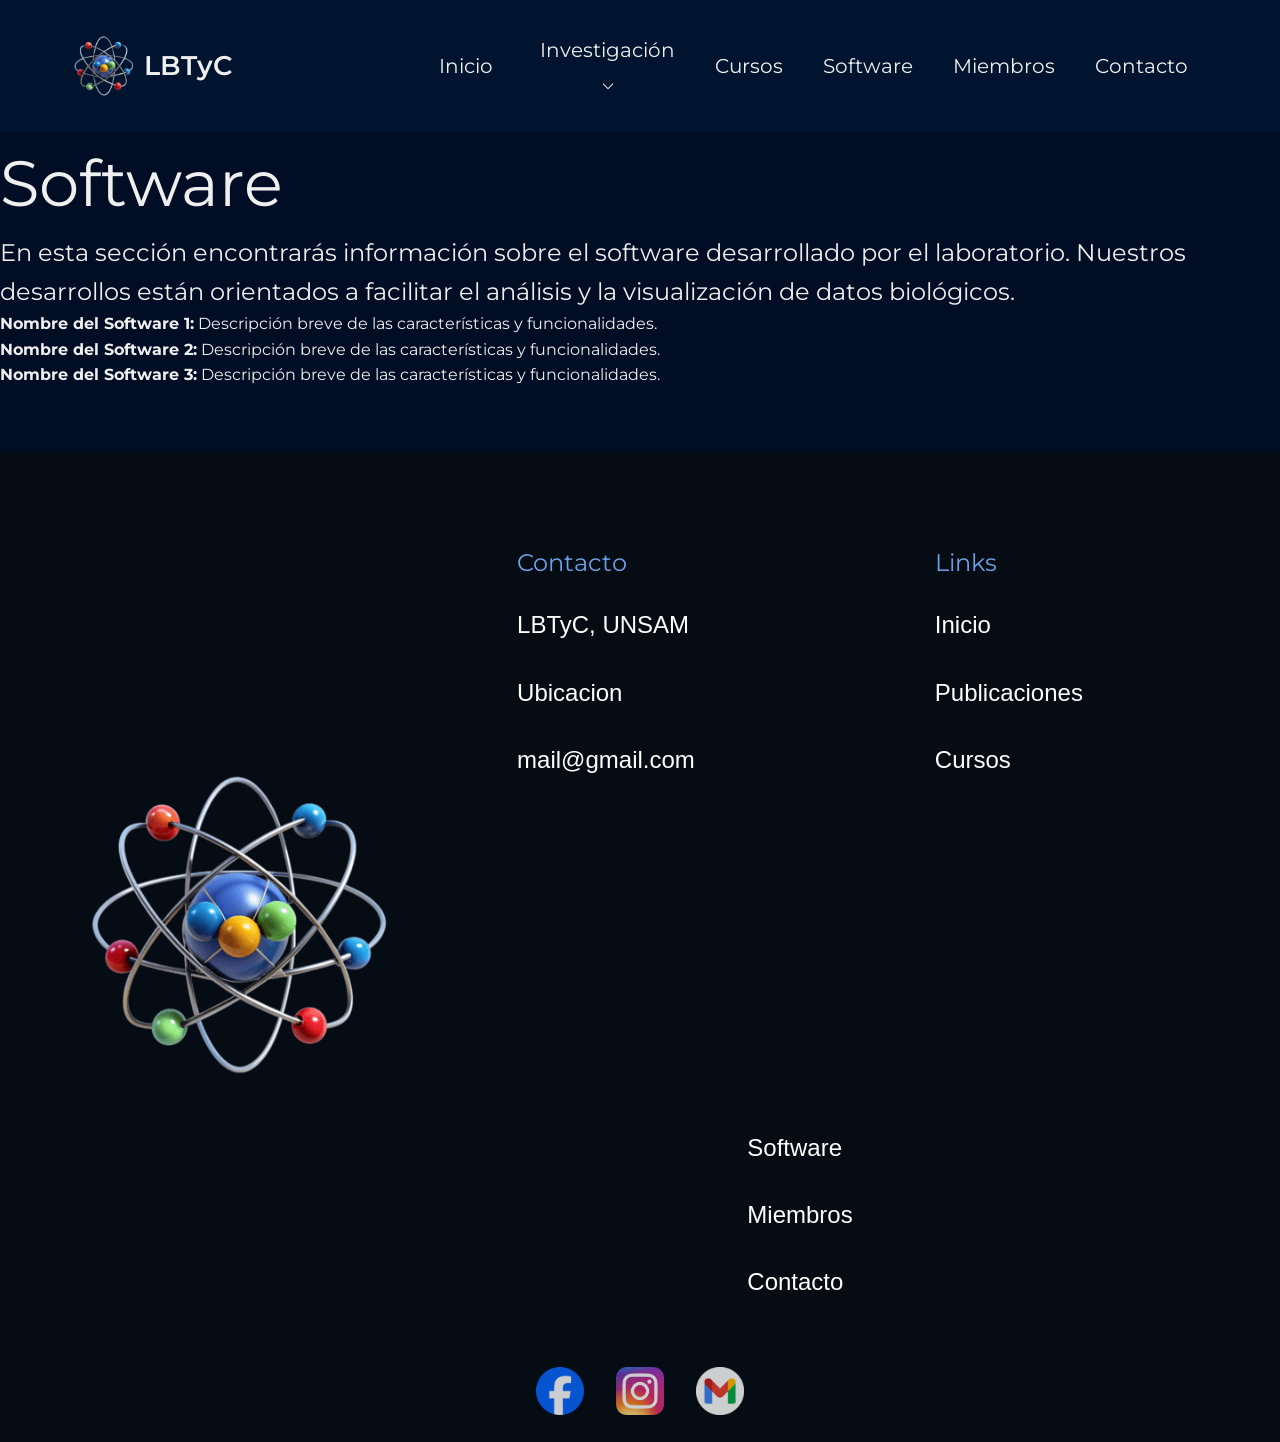
<file: software.html>
<!DOCTYPE html>
<html lang="es">

    <head>
        <meta charset="UTF-8">
        <meta name="viewport" content="width=device-width, initial-scale=1.0">

        <title>LBTyC</title>
        <link rel="icon" type="image/png" href="img/lablogo.png">

        <link rel="preconnect" href="https://fonts.googleapis.com">
        <link rel="preconnect" href="https://fonts.gstatic.com" crossorigin>
        <link href="https://fonts.googleapis.com/css2?family=Montserrat:ital,wght@0,100..900;1,100..900&display=swap" rel="stylesheet">

        <link rel="stylesheet" href="css/style.css">
        
    </head>

    <body>
        <header>
            <nav class="navbar">
                <div class="logo">
                    <img src="img/lablogo.png" alt="Logo LBTyC">
                    <h2>LBTyC</h2>
                </div>

                <ul class="nav-links" id="navLinks">
                    <li><a href="index.html">Inicio</a></li>
                    <li class="dropdown">
                        <a href="investigacion.html" class="dropbtn">Investigación ⌵</a>
                        <ul class="dropdown-menu">
                            <li><a href="publicaciones.html">Publicaciónes</a></li>
                        </ul>
                    </li>
                    <li><a href="cursos.html">Cursos</a></li>
                    <li><a href="software.html">Software</a></li>
                    <li><a href="miembros.html">Miembros</a></li>
                    <li><a href="contacto.html">Contacto</a></li>
                </ul>

                <div class="hamburger" id="hamburger">
                    <span></span>
                    <span></span>
                    <span></span>
                </div>
            </nav>
        </header>

        <main>
            <section class="software">
                <h1>Software</h1>
                <p>En esta sección encontrarás información sobre el software desarrollado por el laboratorio. Nuestros desarrollos están orientados a facilitar el análisis y la visualización de datos biológicos.</p>
                <ul>
                    <li><strong>Nombre del Software 1:</strong> Descripción breve de las características y funcionalidades.</li>
                    <li><strong>Nombre del Software 2:</strong> Descripción breve de las características y funcionalidades.</li>
                    <li><strong>Nombre del Software 3:</strong> Descripción breve de las características y funcionalidades.</li>
                </ul>
            </section>

        </main>

        <footer>

            <section class="footer-arriba">
                <div class="footer-logo">
                    <img src="img/lablogo.png" alt="Logo LBTyC">
                </div>

                <div class="footer-caja">

                    <ul class="footer-links">
                        
                            <div class="column1">
                                <h3>Contacto</h3>
                                <li>LBTyC, UNSAM</li>
                                <li>Ubicacion</li>
                                <li>mail@gmail.com</li>
                            </div>
                            <div class="column2">
                                <h3>Links</h3>
                                <li><a href="index.html">Inicio</a></li>
                                <li><a href="publicaciones.html">Publicaciones</a></li>
                                <li><a href="cursos.html">Cursos</a></li>
                            </div>
                            <div class="column3">
                                <li><a href="software.html">Software</a></li>
                                <li><a href="miembros.html">Miembros</a></li>
                                <li><a href="contacto.html">Contacto</a></li>  
                            </div>
                    </ul>
                    
                </div>
            </section>

        
        <section class="footer-abajo">
            <div class="footer-icons">
            <a href="https://www.facebook.com/share/17wjpVPdPf/"><img src="img/iconfacebook.webp" alt="facebook"></a>
            <a href="https://www.instagram.com/clara.general/"><img src="img/iconig.png" alt="instagram"></a>
            <a href=""><img src="img/iconmail.webp" alt="mail"></a>
            </div>
        </section>

        </footer>


    <script src="js/scripts.js"></script>    
    </body>


</html>
</file>
<file: css/style.css>
*{
  margin: 0;
  padding: 0;
  box-sizing: border-box;
  scroll-behavior: smooth;
}


:root {
  /*Colores*/
    --bg-main: #000d25;
    --bg-secundario: #39425e;
    --acento: #f2c57c;
    --texto: #efefef;
    --texto-2: #cacaca;
    --texto-3: #000e21;
    --celeste: #6ca1e6;
    --rojo: #b32b26;
    --blanco: #ffffff;

  /*Tamaño de textos celu*/
    --titulos: 2.5rem;
    --subtitulo: 1.5rem;
    --cuerpo: 1rem;

  /*Tamaño de textos desktop*/
    --dtitulos: 4rem;
    --dsubtitulo: 2.5rem;
    --dcuerpo: 1.5rem;

  /* Fonts */
    --font-title:'Montserrat';
    --font-body: 'Montserrat';
    --font-logo: 'Montserrat';
}

body {
  font-family: var(--font-body);
  line-height: 1.6;
  background-color: var(--bg-main);
  color: var(--texto);
}


h1, h2{
  font-size: var(--titulos);
  font-family: var(--font-title);
  font-weight: 400;
}

h3, h4{
  font-size: var(--subtitulo);
  font-family: var(--font-body);
  font-weight: 400;
}

p{
  font-size: var(--cuerpo);
  font-family: var(--font-body);
}

li{
  font-size: var(--cuerpo);
}


header{
  background-color: var(--bg-main);
  padding: 0.2rem;
  padding-left: 0.9rem;
  padding-right: 0.9rem;
  width: 100%;
}

.header-home{
  position: absolute;
  z-index: 1000;
}

.navbar{
  display: flex;
  justify-content: space-between;
  align-items: center;
  padding: 0.5rem;
}

ul.nav-links {
  list-style-type: none;
  position: absolute;
  right: 0;
  top: 45px;
  background-color: var(--bg-main);
  z-index: 100;
  text-align: center;
  font-size: var(--subtitulo);
  font-family: var(--font-body);
}

.dropdown-menu {
  display: none; 
  position: absolute;
  background-color: var(--bg-main);
  min-width: 160px;
  box-shadow: 0px 8px 16px rgba(0,0,0,0.2);
  list-style: none;
  padding: 0;
  margin: 0;
  z-index: 1; 
}

.dropdown-menu a {
  padding: 12px 16px;
}

/* Trigger Visibility on Hover */
.dropdown:hover .dropdown-menu {
  display: block; 
}

.dropbtn{
  text-decoration: none;
}

.logo{
  display: flex;
}

.logo h2{
  font-family: var(--font-logo);
  font-size: 1.7rem;
  font-weight: 600;
  color: var(--texto);
  align-self: center;
  padding-left: 0.5rem;
}

.logo img{
  width: 4rem;
  height: 4rem;
}

.hamburger {
  display: flex;
  flex-direction: column;
  cursor: pointer;
  align-self: center;
}

.hamburger span {
  height: 0.188em;
  background-color: var(--texto);
  margin: 0.188em 0;
  width: 1.563em;
}

.nav-links {
  list-style: none;
  display: none;
  flex-direction: column;
  width: 60%;
  text-align: end;
}

.nav-links li {
  width: 100%;
}

.nav-links a {
  color: var(--texto);
  text-decoration: none;
  padding: 0.8em 0;
  display: block;
}

.nav-active {
  display: flex;
}

.dropdown-content {
  list-style-type: none;
  display: none;
  text-align: center;
}

.dropdown-content a {
  color: var(--texto);
  text-align: center;
  text-decoration: none;
  display: block;
}

.dropdown:hover .dropdown-content {
  display: block;
}

/*      HOME     */


.main-inicio{
  display: flex;
  flex-wrap: wrap;
  justify-content: center;
  align-content: center;
  }

.background1{
  display: flex;
  flex-wrap: wrap;
  padding-top: 8rem;
  padding-left: 1rem;
  }

.background2{
    background-image: url("../img/background-home2.svg");
    background-position: center;
    background-repeat: no-repeat;
    background-size: cover;
    width: 100%;
    display: flex;
    flex-wrap: wrap;
    justify-content: center;
    padding: 1rem;
  }

  .home-novedades{
    width: 100%;
    display: flex;
    flex-wrap: wrap;
    gap: 3rem;
    justify-content: center;
    align-items: start;
    color: var(--texto-3);
  }

  .novedades-titulos{
    width: 100%;
    height: fit-content;
  }

  .novedades-subtitulos{
    width: 100%;
    text-align: center;
  }

  .desc-inicio{
    padding: 1rem;
  }

  .background1 h2{
    font-size: var(--titulos);
  }

.conocer{
  padding: 1rem ;
  padding-top: 0.3rem;
  padding-bottom: 0.3rem;
  border-radius: 0.5rem;
  margin-top: 2rem;
  border: solid 0.2rem;
  text-decoration: none;
  color: var(--texto);
}

.conocer a{
  text-decoration: none;
  color: var(--texto);
}

.reveal {
  opacity: 0;
  transform: translateY(20px);
  transition: opacity 0.8s ease, transform 0.8s ease;
}

.reveal.visible {
  opacity: 1;
  transform: translateY(0);
}




              /*     CURSOS      */


.main-cursos{
  display: flex;
  flex-wrap: wrap;
  padding: 1rem;
}

.main-cursos h2{
  font-size: var(--subtitulo);
}

.titulos-cursos{
  display: flex;
  flex-wrap: wrap;
  text-align: center;
  justify-content:center;
  gap: 1rem;
}

.lista-cursos{
  display: flex;
  flex-wrap: wrap;
  justify-content: center;
}

.curso{
  width: 90%;
  border: solid var(--texto-2) 0.05rem;
  color: var(--texto);
  padding: 1rem;
  display: flex;
  flex-direction: column;
  margin-top: 2rem;
  border-radius: 0.5rem;
  gap: 1rem;
}

.curso div{
  display: flex;
  flex-direction: column;
  gap: 1rem;
}

.curso p{
  color: var(--texto-2);
}

.curso img{
  width: 100%;
  height: auto;
  border-radius: 0.5rem;
}

.boton-cursos{
  padding: 0.5rem;
  width: 6rem;
  background-color: transparent;
  color: var(--texto);
  border: solid var(--texto) 0.05rem;
  border-radius: 0.5rem;
  font-weight: bold;
}


                /*     PUBLICACIONES      */

.main-publicaciones{
  display: flex;
  margin: 4rem;
}

.publicaciones{
  display: flex;
  flex-direction: column;
  gap: 2rem;
}


.publicaciones-lista{
  display: flex;
  flex-direction: column;
  gap: 1rem;
}

.publicaciones-lista a{
  color: var(--celeste);
  font-size: var(--cuerpo);

}

                  /*   INVESTIGACION        */

  .main-investigacion{
  display: flex;
  flex-wrap: wrap;
  padding: 1rem;
}

.hero{
  display: flex;
  flex-wrap: wrap;
  padding-top: 8rem;
  padding-left: 1rem;
}

.investigacion-card{
  background: white;
  width: 100%;
  display: flex;
  flex-wrap: wrap;
  justify-content: center;
  padding: 1rem;
}

.card-texto{
  width: 100%;
  display: flex;
  flex-wrap: wrap;
  gap: 3rem;
  justify-content: center;
  align-items: start;
  color: var(--texto-3);
}

.card-titulos{
  width: 100%;
  height: fit-content;
}

.desc-inicio{
  padding: 1rem;
}

.background1 h2{
  font-size: var(--titulos);
}


              /*      MIEMBROS        */


  .main-miembros{
  display: flex;
  flex-wrap: wrap;
  padding: 1rem;
  margin: 4rem;
}




                /*    Desktop     */
@media (min-width: 992px) {
   
  
             /*       HEADER         */  

 
  header {
    background: rgba(4, 30, 64, 0.4);
    padding: 1rem;
    padding-left: 4rem;
    padding-right: 4rem;
  }

  .header-home{
    position: absolute;
    z-index: 1000;
  }

  ul.nav-links {
    display: flex;
    flex-direction: row;
    justify-content: space-between;
    align-items: center;
    background-color: transparent;
    width: auto;
    position: static;
    width: 70%;
  }

  .nav-links a {
    padding: 0.5em 1em;
    font-size: 1.25rem;
    display: flex;
    align-items: center;
    justify-content: center;
  }

  .navbar {
  display: flex;
  justify-content: space-between;
  align-items: center;
  }

  .hamburger {
    display: none;
  }

  .dropdown-content {
    position: absolute;
    top: 100%;
    left: -1em;
    z-index: 1;
    min-width: calc(100% + 2em);
    padding: 0.9rem;
  }

  .dropdown-content a {
    background-color: var(--violeta);
    padding: 0.9rem;
  }

  .nav-links li {
    position: relative;
  }

  .nav-links a:hover{
    color: #ff8e8e;
  }

  .proyecto-div:hover .overlay{
  opacity: 1;
  }

  .proyecto-div .overlay{
    opacity: 0;
    transition: opacity 0.3s ease;
  }

  h1, h2{
  font-size: var(--dtitulos);
  font-family: var(--font-title);
  }

  h3, h4{
    font-size: var(--dsubtitulo);
    font-family: var(--font-body);
  }

  p{
    font-family: var(--font-body);
    font-size: var(--dcuerpo);
  }

  a{
    font-size: var(--dcuerpo);
  }



  /*.....Footer....*/ 

footer{
background-color: #060c14;
padding: 16px;
font-family: Arial, Helvetica, sans-serif;
}

.footer-caja{
  display: flex;
  flex-direction: row;
}

.footer h3{
  padding: 0.5em 0;
  font-size: var(--subtitulo);
}

.footer-links {
  list-style: none;
  margin: 0;
  padding: 0;
}

.footer-links h3{
  font-size: var(--subtitulo);
  color: var(--celeste);
}

.footer-links a {
  color: white;
  text-decoration: none;
  
}

.footer-links li {
  list-style: none;
  margin-bottom: 5px;
  padding: 0.5em 0;
  color: white;
  text-decoration: none;
  display: flex;
  font-size: var(--dcuerpo);  
}

.footer-icons {
  display: flex;
  justify-content: center;
  gap: 10px; 
  margin-top: 10px;
  opacity: 80%;
}

.footer-icons img{
  width: 100%;
}





              /*     HOME      */


  main{
    margin-bottom: 4rem;
  }
  
  
  .main-inicio{
  display: block;
  }

  .background1{
    background-image: url(../img/ChatGPT\ Image\ 31\ jul\ 2026\,\ 23_32_57.png);
    background-repeat: no-repeat;
    background-size: cover;
    background-position: center;
    display: flex;
    flex-direction: column;
    padding: 0;
    width: 100%;
    min-height: 100vh;
    gap: 2rem;
    justify-content: end;
  }

  .titulos-inicio{
    width: 50%;
    color: var(--texto);
    margin-left: 4rem;
    margin-right: 4rem;
  }

  .titulos-inicio h2{
    font-size: var(--dtitulos);
  }
  
  .desc-inicio{
    margin: 4rem;
    margin-top: 0rem;
    width: 50%;
    padding: 0;
  }

  .background2, .background6{
    background-color: var(--blanco);
    display: flex;
    flex-direction: row;
    padding: 0;
    max-height: 70vh;
    min-height: 70vh;
    gap: 8rem;
    color: var(--texto);
    justify-content: center;
    align-items: center;
  }

  .home-novedades{
    width: 50%;
    gap: 1rem;
    display: flex;
    flex-direction: column;
  }

  .background2 img{
  width: 30%;
  height: 30%;
  }
  
  .novedades-titulos{
    font-size: var(--dtitulos);
    width: 100%;
    padding: 0;
  }

  .boton-home{
    width: fit-content;
    background-color: var(--celeste);
    color: var(--texto-3);
    border: none;
    padding: 0.8rem 1.5rem;
    font-size: var(--dcuerpo);
    cursor: pointer;
    transition: background-color 0.3s ease;
    font-weight: 100;
    margin-top: 1rem;
  }

  .boton-home:hover{
    background-color: var(--texto-2);
  }

  .background3{
    margin-top: 4rem;
    display: flex;
    flex-wrap: wrap;
    padding: 0;
    width: 100%;
    min-height: 100vh;
    gap: 4rem;
    padding: 4rem;
  }

  .home-investigacion{
    width: 100%;
    gap: 1rem;
    display: flex;
    flex-direction: column;
  }
  
  .investigacion-titulos{
    font-size: var(--dtitulos);
    width: 100%;
    padding: 0;
  }

  .home-investigacion-list{
    width: 100%;
    display: flex;
    justify-content: center;
    align-items: center;
    flex-direction: row;
    gap: 2rem;
  }

  .home-investigacion-list div{
    display: flex;
    flex-wrap: wrap;
    justify-content: center;
    align-items: start;
    width: 25%;
    background-color: var(--blanco);
    padding: 1rem;
    border-radius: 0.5rem;
    color: var(--texto-3);
    max-height: 35rem;
    min-height: 35rem;
  }

  .home-investigacion-list div img{
    max-height: 10rem;
    min-height: 10rem;
    border-radius: 0.5rem;
  }

  .home-investigacion-list h3{
    width: 100%;
    text-align: center;
  }

  .jump{
  transition: transform 0.25s cubic-bezier(.34,1.56,.64,1);
  }

  .jump:hover{
    transform: translateY(-20px);
  }

  .home-docencia{
    margin-top: 4rem;
    width: 100%;
    display: flex;
    flex-wrap: wrap;
    gap: 1rem;
    justify-content: center;
  }

  .home-docencia p, .docencia-titulos{
    width: 100%;
    text-align: center;
  }

  .background4{
    display: flex;
    flex-wrap: wrap;
    padding: 0;
    width: 100%;
    min-height: 100vh;
    gap: 4rem;
  }

  .background5{
    margin-top: 4rem;
    display: flex;
    flex-direction: row;
    padding: 0;
    min-height: 70vh;
    gap: 8rem;
    color: var(--texto);
    justify-content: center;
    align-items: center;
  }

  .home-colaboraciones{
    width: 50%;
    gap: 1rem;
    display: flex;
    flex-direction: column;
  }

  .background5 img{
  width: 30%;
  border-radius: 0.5rem;
  }
  
  .colaboraciones-titulos{
    font-size: var(--dtitulos);
    width: 100%;
    padding: 0;
  }

  .background6{
    margin-top: 4rem;
    min-height: 50vh;
  }


  .home-donaciones{
    width: 50%;
    gap: 1rem;
    display: flex;
    flex-direction: column;
    text-align: center;
    color: var(--texto-3);
    align-items: center;
  }
  
  .donaciones-titulos{
    font-size: var(--dtitulos);
    width: 100%;
    padding: 0;
  }

  .boton-donar{
    width: fit-content;
    background-color: var(--rojo);
    color: var(--texto);
    border: none;
    padding: 0.8rem 1.5rem;
    font-size: var(--dcuerpo);
    cursor: pointer;
    transition: background-color 0.3s ease;
    font-weight: 100;
    margin-top: 1rem;
  }

  .boton-donar:hover{
    background-color: var(--texto-2);
  }



                /*     CURSOS      */


.main-cursos{
  display: block;
}

.main-cursos h2{
  font-size: var(--subtitulo);
}

.titulos-cursos{
  display: flex;
  flex-direction: column;
  gap: 1rem;
  margin-bottom: 3rem;
  margin-top: 3rem;
  
}

.lista-cursos{
  display: flex;
  flex-direction: column;
  align-items: center;
}

.curso{
  border: none;
  color: var(--texto);
  padding: 1rem;
  display: flex;
  flex-direction: row;
  justify-content: center;
  align-items: center;
  margin-top: 2rem;
  border-radius: 0.5rem;
}

.curso div{
  width: 35%;
}

.impar{
  display: flex;
  flex-direction: row-reverse;
  align-items: center;
}

.divider {
    border: none;
    height: 0.07rem;
    background-color: var(--celeste);
    opacity: 30%;
    width: 45%;
    margin: 2rem;
}

.curso img{
  width: 20%;
  height: 20%;
}

.boton-cursos{
  padding: 0.7rem;
  width: 7rem;
}


                  /*   INVESTIGACION        */

.main-investigacion{
  display: block;
}

.hero{
  background-image: url(../img/);
  background-repeat: no-repeat;
  background-size: cover;
  background-position: center;
  display: flex;
  flex-direction: column;
  padding: 0;
  width: 100%;
  min-height: 90vh;
  gap: 2rem;
  justify-content: center;
}

.titulos-investigacion{
  color: var(--texto);
  margin-left: 4rem;
  margin-right: 4rem;
}

.titulos-investigacion h2{
  font-size: var(--dtitulos);
}
  
.desc-investigacion{
  margin: 4rem;
  margin-top: 0rem;
  width: 50%;
  padding: 0;
 }

 .cards{
  display: flex;
  flex-direction: column;
  gap: 8rem;
 }

 .investigacion-card{
  width: 80%;
  background-color: var(--blanco);
  padding: 2rem;
  min-height: 60vh;
  gap: 5rem;
  color: var(--texto);
  display: flex;
  justify-content: center;
  align-items: center;
}

.der{
  flex-direction: row;
  margin-left: auto;
}

.izq{
  flex-direction: row-reverse;
  margin-right: auto;
}

.card-texto{
  width: 60%;
  gap: 1rem;
  display: flex;
  flex-direction: column;
}

.investigacion-card img{
  width: 30%;
  height: 70%;
}
  
.card-titulos{
  font-size: var(--dtitulos);
  width: 100%;
  padding: 0;
}


                /*     PUBLICACIONES      */


              /*       MIEMBROS         */
  
  .main-miembros{
    display: block;
  }

  .hero-miembros{
    display: flex;
    padding: 0;
    width: 100%;
    min-height: 60vh;
    gap: 8rem;
    justify-content: center;
    align-items: center;
  }

  .hero-miembros img{
    width: 30%;
    height: 30%;
    border-radius: 0.5rem;
  }

  .texto-miembros{
    width: 50%;
    display: flex;
    flex-direction: column;
  }

  .equipo{
    display: flex;
    flex-direction: column;
    gap: 4rem;
    text-align: center;
    margin-top: 5rem;
  }

  .miembros{
    display: flex;
    flex-wrap: wrap;
    justify-content: space-around;
    gap: 3rem;
  }

  .miembros div{
    width: 18%;
    display: flex;
    flex-direction: column;
    gap: 1rem;
    margin-bottom: 4rem;
  }

  .miembros div h3{
    font-size: 2rem;
    text-align: start;
  }

  .miembros div ul{
    list-style-type: none;
    text-align: start;
  }

  .miembros div ul a{
    color: var(--texto);
    font-size: var(--texto);
  }

  .miembros div img{
    width: 100%;
    border-radius: 0.5rem;
  }




                /*    FOOTER     */



  .logo{
    height: fit-content;
    width: fit-content;
  }

  .footer-caja{
    width: 100%;
    height: 100%;
  }

  .footer-links{
    height: 100%;
    width: 100%;
    display: flex;
    flex-wrap: wrap;
    gap: 15rem;
    align-items: center;
    justify-content: center;
  }

  .footer-arriba{
    display: flex;
    flex-direction: row;
    padding: 4rem;
    padding-bottom: 1rem;
  }

  .footer-logo{
    width: 40%;
    display: flex;
    justify-content: center;
    align-items: center;
  }

  .footer-logo img{
    max-width: 20rem;
  }

  .column1{
    display: flex;
    flex-direction: column;
  }

  .column2{
    display: flex;
    flex-direction: column;
  }

  .column3{
    display: flex;
    flex-direction: column;
    margin-top: 5rem;
  }

  footer h3{
    padding: 0.5em 0;
    font-size: var(--subtitulo);
  }

  .footer-icons {
  gap: 2rem; 
  margin-top: 2rem;
  opacity: 80%;
}

  .footer-icons img{
    width: 3rem;
  }


}
</file>
